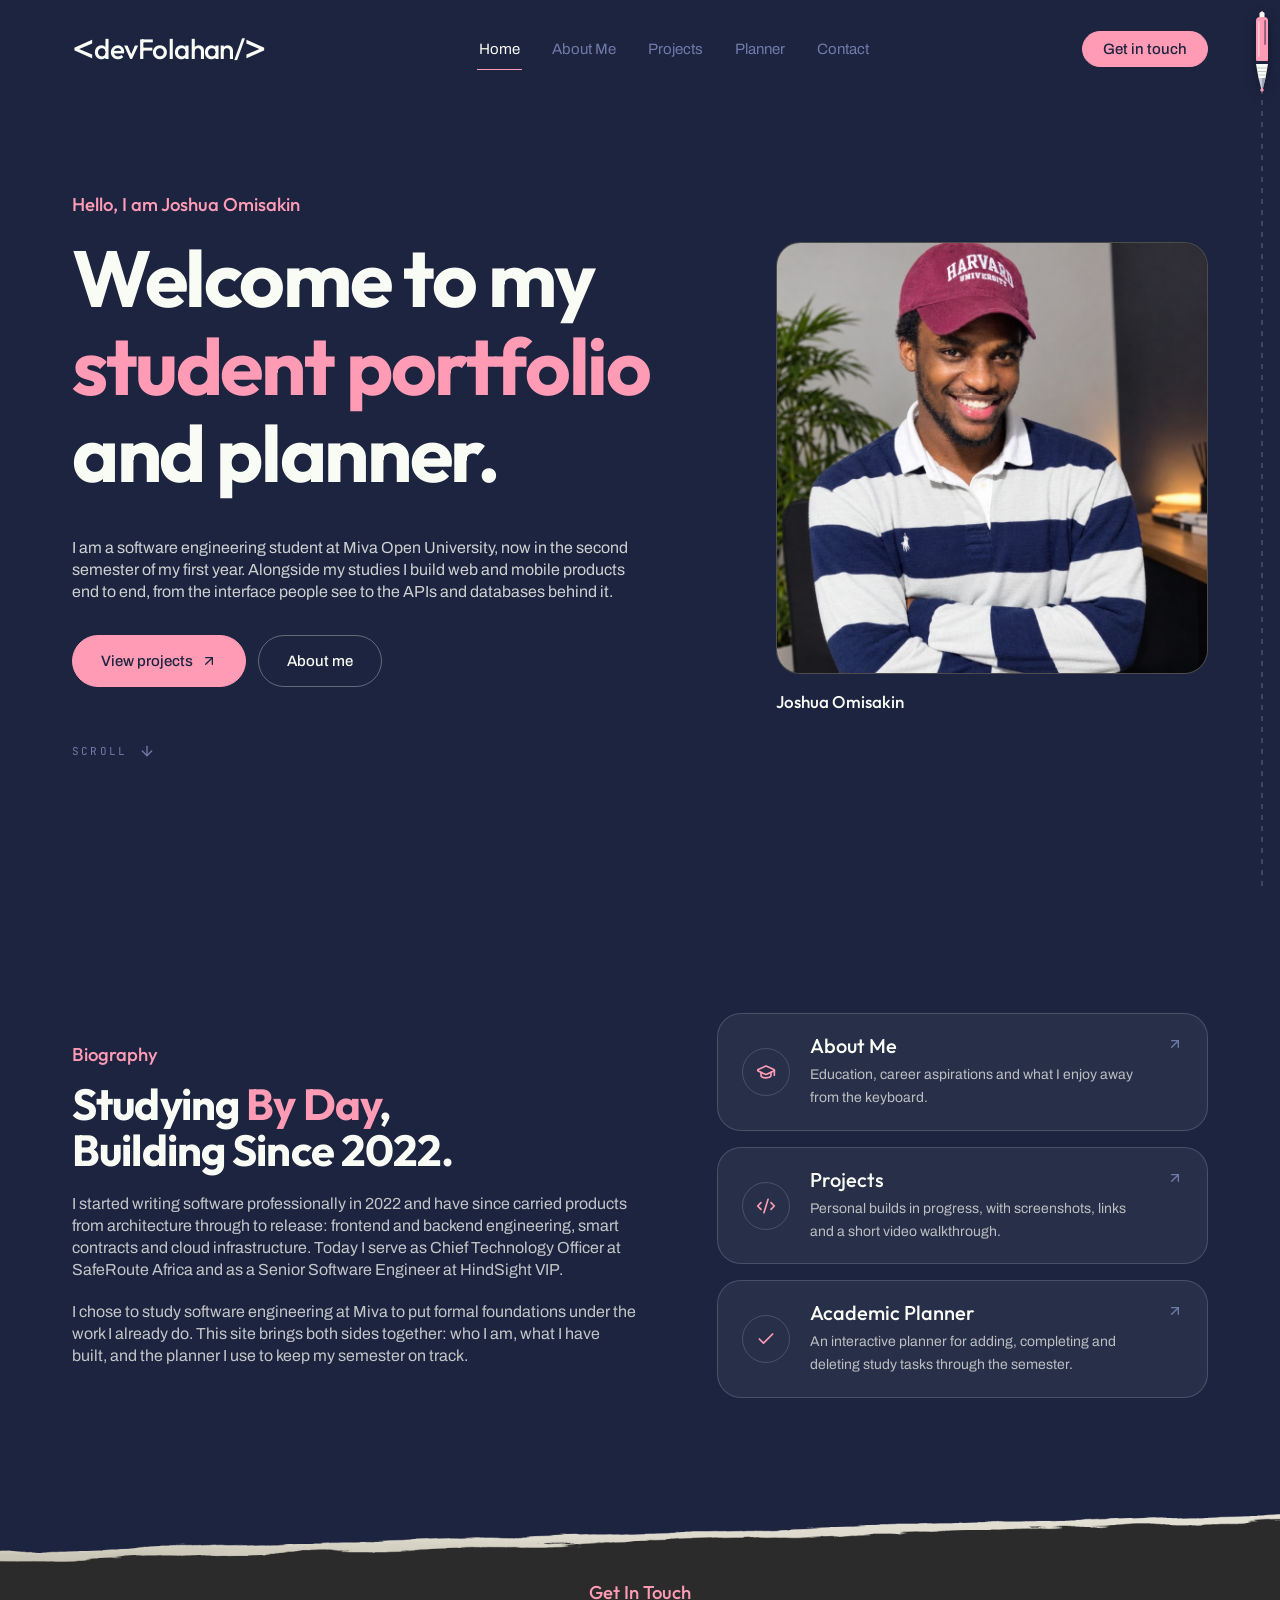
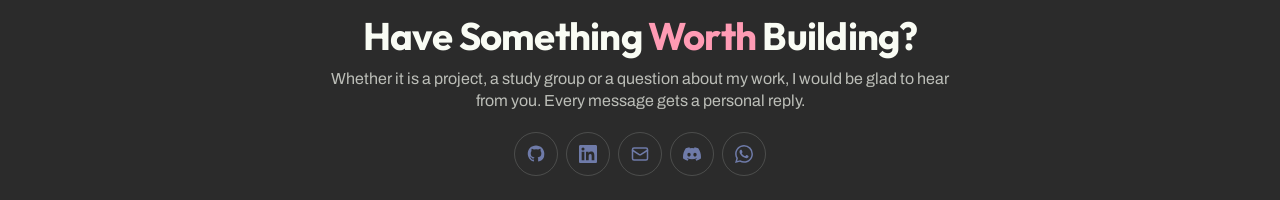
<file: index.html>
<!DOCTYPE html>
<html lang="en">
<head>
  <meta charset="UTF-8">
  <meta name="viewport" content="width=device-width, initial-scale=1">
  <meta name="description" content="Joshua Omisakin, software engineering student at Miva Open University and full stack engineer.">
  <meta name="theme-color" content="#1d2440">
  <title>Joshua Omisakin: Student Portfolio</title>
  <link rel="preconnect" href="https://fonts.googleapis.com">
  <link rel="preconnect" href="https://fonts.gstatic.com" crossorigin>
  <link rel="stylesheet" href="https://fonts.googleapis.com/css2?family=Archivo:wght@400;500;600&amp;family=JetBrains+Mono:wght@400;500&amp;family=Outfit:wght@400;500;700&amp;display=swap">
  <link rel="stylesheet" href="css/style.css">
  <script src="js/main.js" defer></script>
</head>
<body>
  <a class="skip-link" href="#main">Skip to content</a>

  <header class="site-header">
    <div class="gutter">
      <div class="header-bar">
        <a class="logo" href="index.html"><span class="sr-only">devfolahan</span><span aria-hidden="true"><span class="bracket">&lt;</span>devFolahan/<span class="bracket">&gt;</span></span></a>
        <nav class="primary-nav" aria-label="Primary">
          <a href="index.html" aria-current="page">Home</a>
          <a href="about.html">About Me</a>
          <a href="projects.html">Projects</a>
          <a href="planner.html">Planner</a>
          <a href="contact.html">Contact</a>
        </nav>
        <div class="header-actions">
          <a class="pill pill-solid pill-sm header-cta" href="contact.html">Get in touch</a>
          <button class="burger" type="button" aria-label="Open menu" aria-expanded="false" aria-controls="mobile-menu">
            <span class="burger-dots"><span></span><span></span><span></span><span></span></span>
          </button>
        </div>
      </div>
    </div>
  </header>

  <div class="mobile-menu gutter" id="mobile-menu">
    <div class="header-bar">
      <span class="logo"><span class="sr-only">devfolahan</span><span aria-hidden="true"><span class="bracket">&lt;</span>devFolahan/<span class="bracket">&gt;</span></span></span>
      <button class="menu-close" type="button" aria-label="Close menu"><span></span></button>
    </div>
    <nav class="mobile-nav" aria-label="Mobile">
      <a class="type-h3" href="index.html" aria-current="page"><span class="type-label">01</span>Home</a>
      <a class="type-h3" href="about.html"><span class="type-label">02</span>About Me</a>
      <a class="type-h3" href="projects.html"><span class="type-label">03</span>Projects</a>
      <a class="type-h3" href="planner.html"><span class="type-label">04</span>Planner</a>
      <a class="type-h3" href="contact.html"><span class="type-label">05</span>Contact</a>
    </nav>
    <a class="mobile-cta" href="contact.html">Get in touch</a>
  </div>

  <div class="pen" aria-hidden="true">
    <svg class="pen-lines">
      <line class="pen-rule" x1="50%" x2="50%" y1="0" y2="100%"/>
      <line class="pen-ink" x1="50%" x2="50%" y1="0" y2="0" stroke-linecap="round"/>
    </svg>
    <div class="pen-body">
      <svg viewBox="0 0 18 80">
        <rect x="6.5" y="0" width="5" height="6.5" rx="1.5" fill="#f9fcf4"/>
        <rect x="3" y="5" width="12" height="46" rx="4" fill="#ff9bb4"/>
        <rect x="5" y="9" width="1.6" height="36" rx="0.8" fill="#fff" opacity="0.45"/>
        <rect x="11.2" y="8" width="1.8" height="25" rx="0.9" fill="#1d2440" opacity="0.5"/>
        <rect x="3" y="49" width="12" height="3" fill="#1d2440"/>
        <path d="M3 52H15L12.5 66H5.5Z" fill="#f9fcf4"/>
        <path d="M4.2 56H13.8M4.9 59.5H13.1M5.5 63H12.5" stroke="#1d2440" stroke-opacity="0.28" stroke-width="0.9"/>
        <path d="M5.5 66H12.5L9.9 76.5H8.1Z" fill="#c8ccd8"/>
        <path d="M9 66H12.5L9.9 76.5H9Z" fill="#9ea3b3"/>
        <circle cx="9" cy="78" r="1.7" fill="#ff9bb4"/>
      </svg>
    </div>
  </div>

  <button class="back-to-top" type="button" aria-label="Back to the top"><svg class="icon" viewBox="0 0 24 24" aria-hidden="true"><path d="m5 12 7-7 7 7"/><path d="M12 19V5"/></svg></button>

  <main id="main">
    <section class="section screen hero">
      <div class="gutter hero-grid">
        <div>
          <p class="type-eyebrow hero-greeting fade-up" style="--delay: 0.1s">Hello, I am Joshua Omisakin</p>
          <h1 class="type-display hero-headline" data-headlines='[{"top": "Welcome to my", "accent": "student portfolio", "bottom": "and planner."}, {"top": "Software engineer", "accent": "studying the craft", "bottom": "behind it."}, {"top": "I turn ideas into", "accent": "products people", "bottom": "depend on."}]'>
            <span class="sr-only">Welcome to my student portfolio and planner.</span>
            <span aria-hidden="true">
              <span class="headline-line"><span class="headline-text fade-up" style="--delay: 0.2s">Welcome to my</span></span>
              <span class="headline-line"><span class="headline-text text-accent fade-up" style="--delay: 0.28s">student portfolio</span></span>
              <span class="headline-line"><span class="headline-text fade-up" style="--delay: 0.36s">and planner.</span></span>
            </span>
          </h1>
          <div class="hero-foot fade-up" style="--delay: 0.6s">
            <p class="type-body">I am a software engineering student at Miva Open University, now in the second semester of my first year. Alongside my studies I build web and mobile products end to end, from the interface people see to the APIs and databases behind it.</p>
            <div class="hero-actions">
              <a class="pill pill-solid" href="projects.html" data-arrow>View projects</a>
              <a class="pill pill-outline" href="about.html">About me</a>
            </div>
          </div>
          <a class="type-label scroll-cue" href="#biography">Scroll <svg class="icon" viewBox="0 0 24 24" aria-hidden="true"><path d="M12 5v14"/><path d="m19 12-7 7-7-7"/></svg></a>
        </div>
        <figure class="portrait fade-up" style="--delay: 0.45s">
          <div class="portrait-frame">
            <img src="images/joshua-omisakin.jpg" alt="Joshua Omisakin smiling with his arms folded" width="900" height="900">
          </div>
          <figcaption>
            <strong>Joshua Omisakin</strong>
          </figcaption>
        </figure>
      </div>
    </section>

    <section class="section screen screen-last section-pad gutter" id="biography">
      <div class="split">
        <div class="split-text">
          <p class="type-eyebrow reveal">Biography</p>
          <h2 class="type-h2 reveal" style="--delay: 0.06s">Studying <span class="text-accent">By Day</span>, Building Since 2022.</h2>
          <p class="type-body text-soft reveal" style="--delay: 0.12s">I started writing software professionally in 2022 and have since carried products from architecture through to release: frontend and backend engineering, smart contracts and cloud infrastructure. Today I serve as Chief Technology Officer at SafeRoute Africa and as a Senior Software Engineer at HindSight VIP.</p>
          <p class="type-body text-soft reveal" style="--delay: 0.18s">I chose to study software engineering at Miva to put formal foundations under the work I already do. This site brings both sides together: who I am, what I have built, and the planner I use to keep my semester on track.</p>
        </div>
        <ul class="stack">
          <li>
            <div class="reveal" style="--delay: 0.12s">
              <a class="card row-card" href="about.html">
                <span class="icon-badge"><svg class="icon" viewBox="0 0 24 24" aria-hidden="true"><path d="M21.42 10.922a1 1 0 0 0-.019-1.838L12.83 5.18a2 2 0 0 0-1.66 0L2.6 9.08a1 1 0 0 0 0 1.832l8.57 3.908a2 2 0 0 0 1.66 0z"/><path d="M22 10v6"/><path d="M6 12.5V16a6 3 0 0 0 12 0v-3.5"/></svg></span>
                <span class="row-card-body">
                  <span class="row-card-title">About Me</span>
                  <span class="card-text">Education, career aspirations and what I enjoy away from the keyboard.</span>
                </span>
                <svg class="icon card-arrow" viewBox="0 0 24 24" aria-hidden="true"><path d="M7 7h10v10"/><path d="M7 17 17 7"/></svg>
              </a>
            </div>
          </li>
          <li>
            <div class="reveal" style="--delay: 0.18s">
              <a class="card row-card" href="projects.html">
                <span class="icon-badge"><svg class="icon" viewBox="0 0 24 24" aria-hidden="true"><path d="m18 16 4-4-4-4"/><path d="m6 8-4 4 4 4"/><path d="m14.5 4-5 16"/></svg></span>
                <span class="row-card-body">
                  <span class="row-card-title">Projects</span>
                  <span class="card-text">Personal builds in progress, with screenshots, links and a short video walkthrough.</span>
                </span>
                <svg class="icon card-arrow" viewBox="0 0 24 24" aria-hidden="true"><path d="M7 7h10v10"/><path d="M7 17 17 7"/></svg>
              </a>
            </div>
          </li>
          <li>
            <div class="reveal" style="--delay: 0.24s">
              <a class="card row-card" href="planner.html">
                <span class="icon-badge"><svg class="icon" viewBox="0 0 24 24" aria-hidden="true"><path d="M20 6 9 17l-5-5"/></svg></span>
                <span class="row-card-body">
                  <span class="row-card-title">Academic Planner</span>
                  <span class="card-text">An interactive planner for adding, completing and deleting study tasks through the semester.</span>
                </span>
                <svg class="icon card-arrow" viewBox="0 0 24 24" aria-hidden="true"><path d="M7 7h10v10"/><path d="M7 17 17 7"/></svg>
              </a>
            </div>
          </li>
        </ul>
      </div>
    </section>
  </main>

  <footer class="site-footer site-footer-cta">
    <div class="tear-into-alt" aria-hidden="true"></div>
    <div class="footer-inner gutter">
      <div class="footer-cta reveal">
        <p class="type-eyebrow">Get In Touch</p>
        <h2 class="type-h2">Have Something <span class="text-accent">Worth</span> Building?</h2>
        <p class="type-body text-softer">Whether it is a project, a study group or a question about my work, I would be glad to hear from you. Every message gets a personal reply.</p>
        <ul class="socials">
          <li><a href="https://github.com/thefolahan" target="_blank" rel="noreferrer" aria-label="GitHub" title="GitHub"><svg class="brand" viewBox="0 0 24 24" aria-hidden="true"><path d="M12 .5C5.73.5.99 5.24.99 11.51c0 4.87 3.16 9 7.54 10.46.55.1.75-.24.75-.53 0-.26-.01-1.13-.02-2.05-3.07.67-3.72-1.3-3.72-1.3-.5-1.28-1.23-1.62-1.23-1.62-1-.69.08-.67.08-.67 1.11.08 1.69 1.14 1.69 1.14.99 1.69 2.6 1.2 3.23.92.1-.72.39-1.2.7-1.48-2.45-.28-5.03-1.23-5.03-5.46 0-1.21.43-2.19 1.14-2.97-.11-.28-.49-1.41.11-2.94 0 0 .93-.3 3.05 1.13a10.6 10.6 0 0 1 5.55 0c2.12-1.43 3.05-1.13 3.05-1.13.6 1.53.22 2.66.11 2.94.71.78 1.14 1.76 1.14 2.97 0 4.24-2.58 5.17-5.04 5.45.4.34.75 1.02.75 2.06 0 1.49-.01 2.69-.01 3.06 0 .29.2.64.76.53a10.53 10.53 0 0 0 7.53-10.46C23.01 5.24 18.27.5 12 .5Z"/></svg></a></li>
          <li><a href="https://www.linkedin.com/in/joshua-omisakin" target="_blank" rel="noreferrer" aria-label="LinkedIn" title="LinkedIn"><svg class="brand" viewBox="0 0 24 24" aria-hidden="true"><path d="M20.45 20.45h-3.56v-5.57c0-1.33-.03-3.04-1.85-3.04-1.86 0-2.14 1.45-2.14 2.94v5.67H9.35V9h3.41v1.56h.05a3.74 3.74 0 0 1 3.37-1.85c3.6 0 4.27 2.37 4.27 5.46v6.28ZM5.34 7.43a2.07 2.07 0 1 1 0-4.14 2.07 2.07 0 0 1 0 4.14Zm1.78 13.02H3.55V9h3.57v11.45ZM22.22 0H1.77C.79 0 0 .77 0 1.72v20.56C0 23.23.79 24 1.77 24h20.45c.98 0 1.78-.77 1.78-1.72V1.72C24 .77 23.2 0 22.22 0Z"/></svg></a></li>
          <li><a href="mailto:officialjoshua9@gmail.com" aria-label="Email" title="Email"><svg class="icon" viewBox="0 0 24 24" aria-hidden="true"><path d="m22 7-8.991 5.727a2 2 0 0 1-2.009 0L2 7"/><rect x="2" y="4" width="20" height="16" rx="2"/></svg></a></li>
          <li><a href="https://discord.com/users/1138918467416903780" target="_blank" rel="noreferrer" aria-label="Discord" title="Discord: thefolahan"><svg class="brand" viewBox="0 0 24 24" aria-hidden="true"><path d="M20.317 4.369A19.79 19.79 0 0 0 15.432 3a13.9 13.9 0 0 0-.617 1.266 18.35 18.35 0 0 0-5.628 0A13.7 13.7 0 0 0 8.57 3a19.74 19.74 0 0 0-4.886 1.372C.57 9.02-.32 13.555.12 18.025a19.9 19.9 0 0 0 5.993 3.03 14.6 14.6 0 0 0 1.284-2.088 12.9 12.9 0 0 1-2.022-.972c.17-.124.336-.252.496-.384a14.2 14.2 0 0 0 12.258 0c.162.133.328.261.496.384a12.9 12.9 0 0 1-2.026.974 14.4 14.4 0 0 0 1.284 2.088 19.85 19.85 0 0 0 5.996-3.03c.515-5.184-.879-9.678-3.562-13.658ZM8.02 15.278c-1.182 0-2.157-1.085-2.157-2.419 0-1.333.955-2.427 2.157-2.427 1.21 0 2.176 1.094 2.156 2.427 0 1.334-.955 2.419-2.156 2.419Zm7.975 0c-1.183 0-2.157-1.085-2.157-2.419 0-1.333.955-2.427 2.157-2.427 1.21 0 2.176 1.094 2.156 2.427 0 1.334-.946 2.419-2.156 2.419Z"/></svg></a></li>
          <li><a href="https://wa.me/2347071377823" target="_blank" rel="noreferrer" aria-label="WhatsApp" title="WhatsApp: +234 707 137 7823"><svg class="brand" viewBox="0 0 24 24" aria-hidden="true"><path d="M17.472 14.382c-.297-.149-1.758-.867-2.03-.967-.273-.099-.471-.148-.67.15-.197.297-.767.966-.94 1.164-.173.199-.347.223-.644.075-.297-.15-1.255-.463-2.39-1.475-.883-.788-1.48-1.761-1.653-2.059-.173-.297-.018-.458.13-.606.134-.133.298-.347.446-.52.149-.174.198-.298.298-.497.099-.198.05-.371-.025-.52-.075-.149-.669-1.612-.916-2.207-.242-.579-.487-.5-.669-.51l-.57-.01c-.198 0-.52.074-.792.372-.272.297-1.04 1.016-1.04 2.479 0 1.462 1.065 2.875 1.213 3.074.149.198 2.096 3.2 5.077 4.487.709.306 1.262.489 1.694.625.712.227 1.36.195 1.872.118.571-.085 1.758-.719 2.006-1.413.247-.694.247-1.289.173-1.413-.074-.124-.272-.198-.57-.347ZM12.05 21.785h-.004a9.87 9.87 0 0 1-5.031-1.378l-.361-.214-3.741.982.998-3.648-.235-.374a9.86 9.86 0 0 1-1.51-5.26c.001-5.45 4.436-9.884 9.889-9.884a9.82 9.82 0 0 1 6.99 2.898 9.82 9.82 0 0 1 2.892 6.994c-.003 5.45-4.437 9.884-9.887 9.884Zm8.413-18.297A11.82 11.82 0 0 0 12.05 0C5.495 0 .16 5.335.157 11.892c0 2.096.547 4.142 1.588 5.945L.057 24l6.305-1.654a11.88 11.88 0 0 0 5.683 1.448h.005c6.554 0 11.89-5.335 11.893-11.893A11.82 11.82 0 0 0 20.463 3.488Z"/></svg></a></li>
        </ul>
      </div>
    </div>
  </footer>
</body>
</html>
</file>
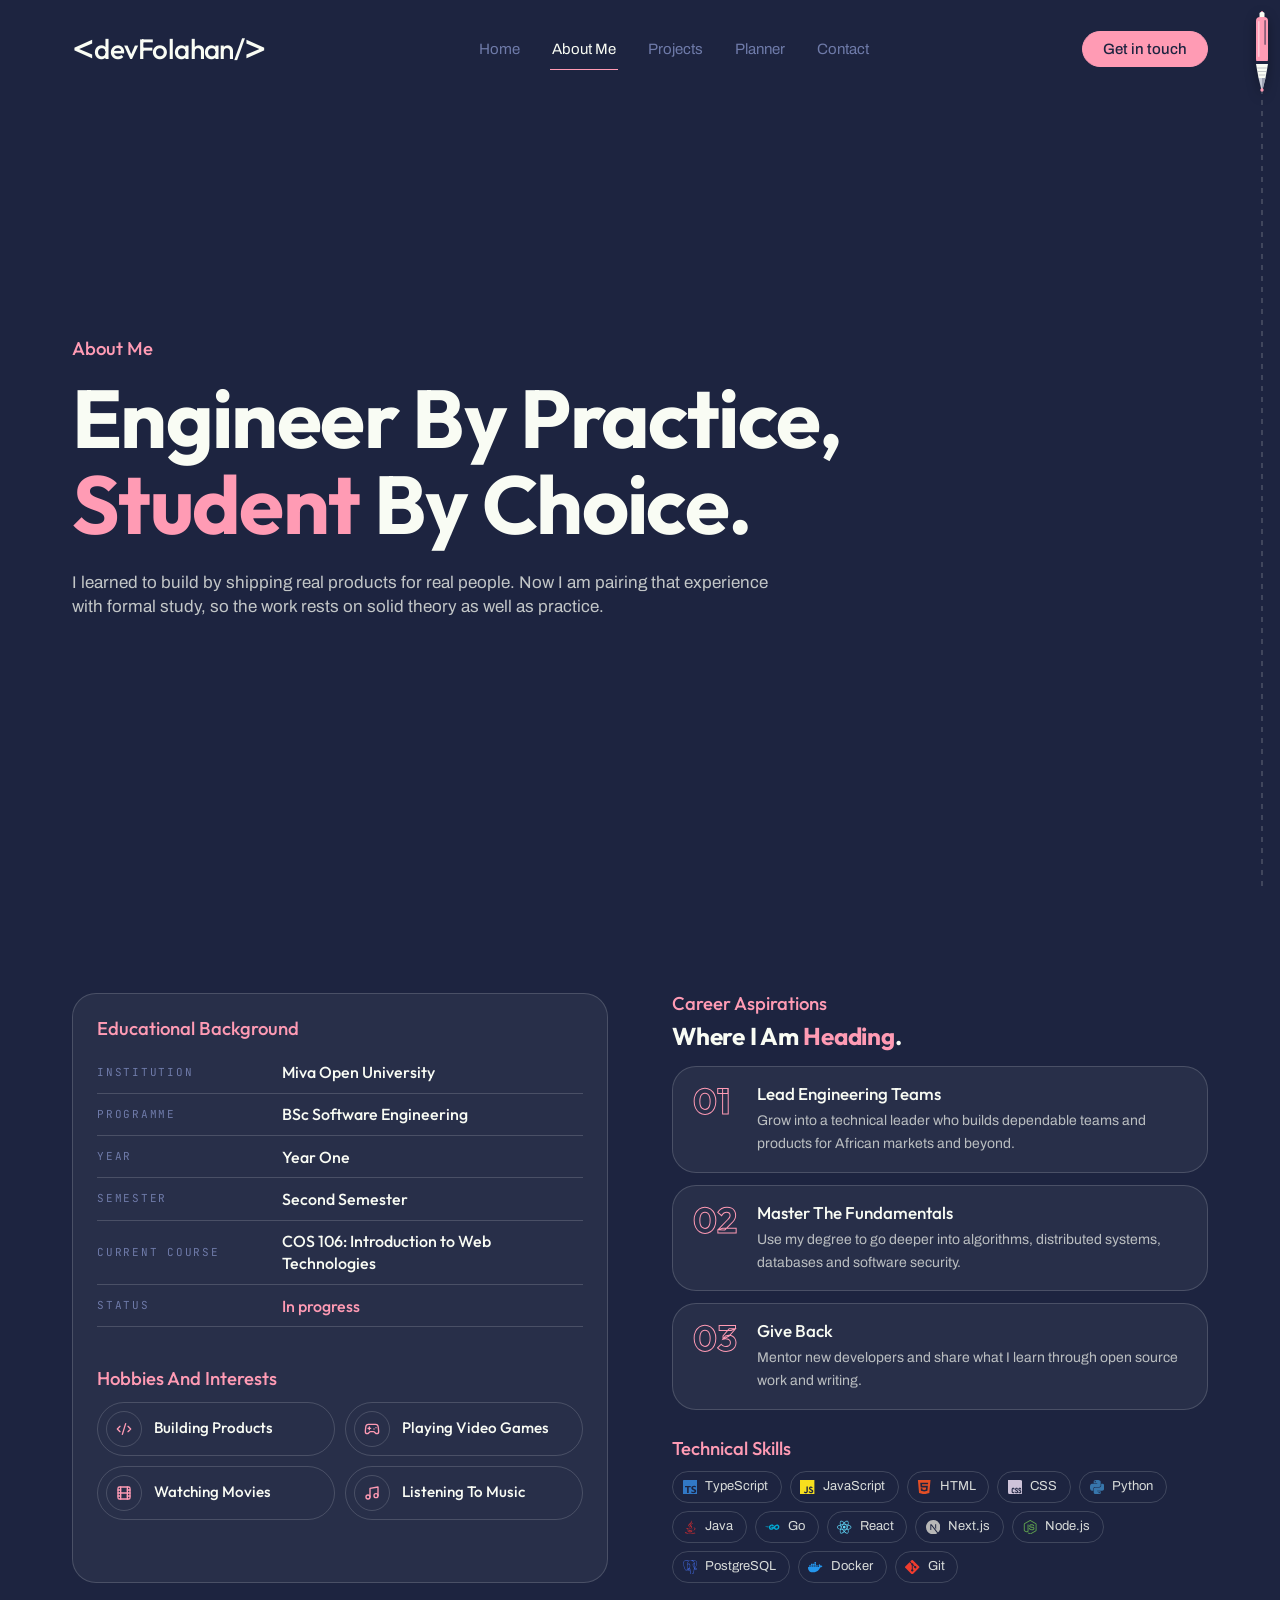
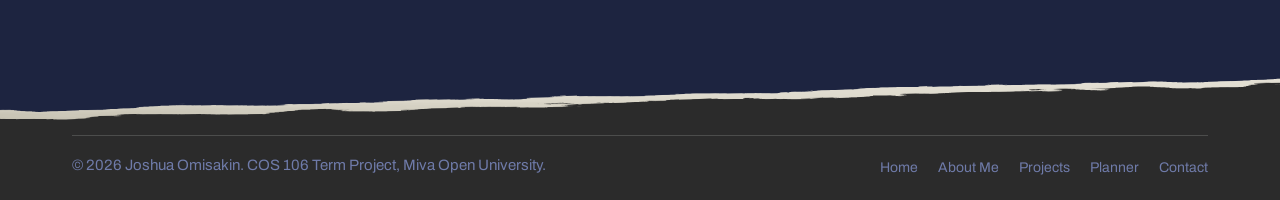
<file: about.html>
<!DOCTYPE html>
<html lang="en">
<head>
  <meta charset="UTF-8">
  <meta name="viewport" content="width=device-width, initial-scale=1">
  <meta name="description" content="Education, career aspirations, technical skills and hobbies of Joshua Omisakin.">
  <meta name="theme-color" content="#1d2440">
  <title>About Me: Joshua Omisakin</title>
  <link rel="preconnect" href="https://fonts.googleapis.com">
  <link rel="preconnect" href="https://fonts.gstatic.com" crossorigin>
  <link rel="stylesheet" href="https://fonts.googleapis.com/css2?family=Archivo:wght@400;500;600&amp;family=JetBrains+Mono:wght@400;500&amp;family=Outfit:wght@400;500;700&amp;display=swap">
  <link rel="stylesheet" href="css/style.css">
  <script src="js/main.js" defer></script>
</head>
<body>
  <a class="skip-link" href="#main">Skip to content</a>

  <header class="site-header">
    <div class="gutter">
      <div class="header-bar">
        <a class="logo" href="index.html"><span class="sr-only">devfolahan</span><span aria-hidden="true"><span class="bracket">&lt;</span>devFolahan/<span class="bracket">&gt;</span></span></a>
        <nav class="primary-nav" aria-label="Primary">
          <a href="index.html">Home</a>
          <a href="about.html" aria-current="page">About Me</a>
          <a href="projects.html">Projects</a>
          <a href="planner.html">Planner</a>
          <a href="contact.html">Contact</a>
        </nav>
        <div class="header-actions">
          <a class="pill pill-solid pill-sm header-cta" href="contact.html">Get in touch</a>
          <button class="burger" type="button" aria-label="Open menu" aria-expanded="false" aria-controls="mobile-menu">
            <span class="burger-dots"><span></span><span></span><span></span><span></span></span>
          </button>
        </div>
      </div>
    </div>
  </header>

  <div class="mobile-menu gutter" id="mobile-menu">
    <div class="header-bar">
      <span class="logo"><span class="sr-only">devfolahan</span><span aria-hidden="true"><span class="bracket">&lt;</span>devFolahan/<span class="bracket">&gt;</span></span></span>
      <button class="menu-close" type="button" aria-label="Close menu"><span></span></button>
    </div>
    <nav class="mobile-nav" aria-label="Mobile">
      <a class="type-h3" href="index.html"><span class="type-label">01</span>Home</a>
      <a class="type-h3" href="about.html" aria-current="page"><span class="type-label">02</span>About Me</a>
      <a class="type-h3" href="projects.html"><span class="type-label">03</span>Projects</a>
      <a class="type-h3" href="planner.html"><span class="type-label">04</span>Planner</a>
      <a class="type-h3" href="contact.html"><span class="type-label">05</span>Contact</a>
    </nav>
    <a class="mobile-cta" href="contact.html">Get in touch</a>
  </div>

  <div class="pen" aria-hidden="true">
    <svg class="pen-lines">
      <line class="pen-rule" x1="50%" x2="50%" y1="0" y2="100%"/>
      <line class="pen-ink" x1="50%" x2="50%" y1="0" y2="0" stroke-linecap="round"/>
    </svg>
    <div class="pen-body">
      <svg viewBox="0 0 18 80">
        <rect x="6.5" y="0" width="5" height="6.5" rx="1.5" fill="#f9fcf4"/>
        <rect x="3" y="5" width="12" height="46" rx="4" fill="#ff9bb4"/>
        <rect x="5" y="9" width="1.6" height="36" rx="0.8" fill="#fff" opacity="0.45"/>
        <rect x="11.2" y="8" width="1.8" height="25" rx="0.9" fill="#1d2440" opacity="0.5"/>
        <rect x="3" y="49" width="12" height="3" fill="#1d2440"/>
        <path d="M3 52H15L12.5 66H5.5Z" fill="#f9fcf4"/>
        <path d="M4.2 56H13.8M4.9 59.5H13.1M5.5 63H12.5" stroke="#1d2440" stroke-opacity="0.28" stroke-width="0.9"/>
        <path d="M5.5 66H12.5L9.9 76.5H8.1Z" fill="#c8ccd8"/>
        <path d="M9 66H12.5L9.9 76.5H9Z" fill="#9ea3b3"/>
        <circle cx="9" cy="78" r="1.7" fill="#ff9bb4"/>
      </svg>
    </div>
  </div>

  <button class="back-to-top" type="button" aria-label="Back to the top"><svg class="icon" viewBox="0 0 24 24" aria-hidden="true"><path d="m5 12 7-7 7 7"/><path d="M12 19V5"/></svg></button>

  <main id="main">
    <section class="section screen page-hero gutter">
      <p class="type-eyebrow fade-up" style="--delay: 0.1s">About Me</p>
      <h1 class="type-h2 fade-up" style="--delay: 0.2s">Engineer By Practice, <span class="text-accent">Student</span> By Choice.</h1>
      <p class="type-body text-soft fade-up" style="--delay: 0.35s">I learned to build by shipping real products for real people. Now I am pairing that experience with formal study, so the work rests on solid theory as well as practice.</p>
    </section>

    <section class="section screen screen-last section-pad gutter" id="background">
      <div class="about-grid">
        <div class="about-box reveal">
          <p class="type-eyebrow">Educational Background</p>
          <table class="info-table">
            <caption class="sr-only">Current studies</caption>
            <tbody>
              <tr><th scope="row">Institution</th><td>Miva Open University</td></tr>
              <tr><th scope="row">Programme</th><td>BSc Software Engineering</td></tr>
              <tr><th scope="row">Year</th><td>Year One</td></tr>
              <tr><th scope="row">Semester</th><td>Second Semester</td></tr>
              <tr><th scope="row">Current course</th><td>COS 106: Introduction to Web Technologies</td></tr>
              <tr><th scope="row">Status</th><td><span class="text-accent">In progress</span></td></tr>
            </tbody>
          </table>
          <div class="box-divider"></div>
          <p class="type-eyebrow">Hobbies And Interests</p>
          <ul class="hobby-list">
                <li><span class="icon-badge"><svg class="icon" viewBox="0 0 24 24" aria-hidden="true"><path d="m18 16 4-4-4-4"/><path d="m6 8-4 4 4 4"/><path d="m14.5 4-5 16"/></svg></span>Building Products</li>
                <li><span class="icon-badge"><svg class="icon" viewBox="0 0 24 24" aria-hidden="true"><line x1="6" x2="10" y1="11" y2="11"/><line x1="8" x2="8" y1="9" y2="13"/><line x1="15" x2="15.01" y1="12" y2="12"/><line x1="18" x2="18.01" y1="10" y2="10"/><path d="M17.32 5H6.68a4 4 0 0 0-3.978 3.59c-.006.052-.01.101-.017.152C2.604 9.416 2 14.456 2 16a3 3 0 0 0 3 3c1 0 1.5-.5 2-1l1.414-1.414A2 2 0 0 1 9.828 16h4.344a2 2 0 0 1 1.414.586L17 18c.5.5 1 1 2 1a3 3 0 0 0 3-3c0-1.545-.604-6.584-.685-7.258-.007-.05-.011-.1-.017-.151A4 4 0 0 0 17.32 5z"/></svg></span>Playing Video Games</li>
                <li><span class="icon-badge"><svg class="icon" viewBox="0 0 24 24" aria-hidden="true"><rect width="18" height="18" x="3" y="3" rx="2"/><path d="M7 3v18"/><path d="M3 7.5h4"/><path d="M3 12h18"/><path d="M3 16.5h4"/><path d="M17 3v18"/><path d="M17 7.5h4"/><path d="M17 16.5h4"/></svg></span>Watching Movies</li>
                <li><span class="icon-badge"><svg class="icon" viewBox="0 0 24 24" aria-hidden="true"><path d="M9 18V5l12-2v13"/><circle cx="6" cy="18" r="3"/><circle cx="18" cy="16" r="3"/></svg></span>Listening To Music</li>
          </ul>
        </div>
        <div class="about-side">
          <div>
            <p class="type-eyebrow reveal">Career Aspirations</p>
            <h3 class="type-h3 about-title reveal" style="--delay: 0.06s">Where I Am <span class="text-accent">Heading</span>.</h3>
            <ol class="aspiration-cards">
            <li>
              <article class="card aspiration-card reveal" style="--delay: 0.10s">
                <span class="aspiration-number">01</span>
                <div>
                  <h4 class="aspiration-title">Lead Engineering Teams</h4>
                  <p class="card-text">Grow into a technical leader who builds dependable teams and products for African markets and beyond.</p>
                </div>
              </article>
            </li>
            <li>
              <article class="card aspiration-card reveal" style="--delay: 0.16s">
                <span class="aspiration-number">02</span>
                <div>
                  <h4 class="aspiration-title">Master The Fundamentals</h4>
                  <p class="card-text">Use my degree to go deeper into algorithms, distributed systems, databases and software security.</p>
                </div>
              </article>
            </li>
            <li>
              <article class="card aspiration-card reveal" style="--delay: 0.22s">
                <span class="aspiration-number">03</span>
                <div>
                  <h4 class="aspiration-title">Give Back</h4>
                  <p class="card-text">Mentor new developers and share what I learn through open source work and writing.</p>
                </div>
              </article>
            </li>
            </ol>
          </div>
          <div class="reveal" style="--delay: 0.3s">
            <p class="type-eyebrow">Technical Skills</p>
            <ul class="skill-chips" aria-label="Technical skills">
            <li><svg viewBox="0 0 24 24" aria-hidden="true" style="color: #3178C6"><path d="M1.125 0C.502 0 0 .502 0 1.125v21.75C0 23.498.502 24 1.125 24h21.75c.623 0 1.125-.502 1.125-1.125V1.125C24 .502 23.498 0 22.875 0zm17.363 9.75c.612 0 1.154.037 1.627.111a6.38 6.38 0 0 1 1.306.34v2.458a3.95 3.95 0 0 0-.643-.361 5.093 5.093 0 0 0-.717-.26 5.453 5.453 0 0 0-1.426-.2c-.3 0-.573.028-.819.086a2.1 2.1 0 0 0-.623.242c-.17.104-.3.229-.393.374a.888.888 0 0 0-.14.49c0 .196.053.373.156.529.104.156.252.304.443.444s.423.276.696.41c.273.135.582.274.926.416.47.197.892.407 1.266.628.374.222.695.473.963.753.268.279.472.598.614.957.142.359.214.776.214 1.253 0 .657-.125 1.21-.373 1.656a3.033 3.033 0 0 1-1.012 1.085 4.38 4.38 0 0 1-1.487.596c-.566.12-1.163.18-1.79.18a9.916 9.916 0 0 1-1.84-.164 5.544 5.544 0 0 1-1.512-.493v-2.63a5.033 5.033 0 0 0 3.237 1.2c.333 0 .624-.03.872-.09.249-.06.456-.144.623-.25.166-.108.29-.234.373-.38a1.023 1.023 0 0 0-.074-1.089 2.12 2.12 0 0 0-.537-.5 5.597 5.597 0 0 0-.807-.444 27.72 27.72 0 0 0-1.007-.436c-.918-.383-1.602-.852-2.053-1.405-.45-.553-.676-1.222-.676-2.005 0-.614.123-1.141.369-1.582.246-.441.58-.804 1.004-1.089a4.494 4.494 0 0 1 1.47-.629 7.536 7.536 0 0 1 1.77-.201zm-15.113.188h9.563v2.166H9.506v9.646H6.789v-9.646H3.375z"/></svg>TypeScript</li>
            <li><svg viewBox="0 0 24 24" aria-hidden="true" style="color: #F7DF1E"><path d="M0 0h24v24H0V0zm22.034 18.276c-.175-1.095-.888-2.015-3.003-2.873-.736-.345-1.554-.585-1.797-1.14-.091-.33-.105-.51-.046-.705.15-.646.915-.84 1.515-.66.39.12.75.42.976.9 1.034-.676 1.034-.676 1.755-1.125-.27-.42-.404-.601-.586-.78-.63-.705-1.469-1.065-2.834-1.034l-.705.089c-.676.165-1.32.525-1.71 1.005-1.14 1.291-.811 3.541.569 4.471 1.365 1.02 3.361 1.244 3.616 2.205.24 1.17-.87 1.545-1.966 1.41-.811-.18-1.26-.586-1.755-1.336l-1.83 1.051c.21.48.45.689.81 1.109 1.74 1.756 6.09 1.666 6.871-1.004.029-.09.24-.705.074-1.65l.046.067zm-8.983-7.245h-2.248c0 1.938-.009 3.864-.009 5.805 0 1.232.063 2.363-.138 2.711-.33.689-1.18.601-1.566.48-.396-.196-.597-.466-.83-.855-.063-.105-.11-.196-.127-.196l-1.825 1.125c.305.63.75 1.172 1.324 1.517.855.51 2.004.675 3.207.405.783-.226 1.458-.691 1.811-1.411.51-.93.402-2.07.397-3.346.012-2.054 0-4.109 0-6.179l.004-.056z"/></svg>JavaScript</li>
            <li><svg viewBox="0 0 24 24" aria-hidden="true" style="color: #E34F26"><path d="M1.5 0h21l-1.91 21.563L11.977 24l-8.564-2.438L1.5 0zm7.031 9.75l-.232-2.718 10.059.003.23-2.622L5.412 4.41l.698 8.01h9.126l-.326 3.426-2.91.804-2.955-.81-.188-2.11H6.248l.33 4.171L12 19.351l5.379-1.443.744-8.157H8.531z"/></svg>HTML</li>
            <li><svg viewBox="0 0 24 24" aria-hidden="true" style="color: rgb(206, 195, 217)"><path d="M0 0v20.16A3.84 3.84 0 0 0 3.84 24h16.32A3.84 3.84 0 0 0 24 20.16V3.84A3.84 3.84 0 0 0 20.16 0Zm14.256 13.08c1.56 0 2.28 1.08 2.304 2.64h-1.608c.024-.288-.048-.6-.144-.84-.096-.192-.288-.264-.552-.264-.456 0-.696.264-.696.84-.024.576.288.888.768 1.08.72.288 1.608.744 1.92 1.296q.432.648.432 1.656c0 1.608-.912 2.592-2.496 2.592-1.656 0-2.4-1.032-2.424-2.688h1.68c0 .792.264 1.176.792 1.176.264 0 .456-.072.552-.24.192-.312.24-1.176-.048-1.512-.312-.408-.912-.6-1.32-.816q-.828-.396-1.224-.936c-.24-.36-.36-.888-.36-1.536 0-1.44.936-2.472 2.424-2.448m5.4 0c1.584 0 2.304 1.08 2.328 2.64h-1.608c0-.288-.048-.6-.168-.84-.096-.192-.264-.264-.528-.264-.48 0-.72.264-.72.84s.288.888.792 1.08c.696.288 1.608.744 1.92 1.296.264.432.408.984.408 1.656.024 1.608-.888 2.592-2.472 2.592-1.68 0-2.424-1.056-2.448-2.688h1.68c0 .744.264 1.176.792 1.176.264 0 .456-.072.552-.24.216-.312.264-1.176-.048-1.512-.288-.408-.888-.6-1.32-.816-.552-.264-.96-.576-1.2-.936s-.36-.888-.36-1.536c-.024-1.44.912-2.472 2.4-2.448m-11.031.018c.711-.006 1.419.198 1.839.63.432.432.672 1.128.648 1.992H9.336c.024-.456-.096-.792-.432-.96-.312-.144-.768-.048-.888.24-.12.264-.192.576-.168.864v3.504c0 .744.264 1.128.768 1.128a.65.65 0 0 0 .552-.264c.168-.24.192-.552.168-.84h1.776c.096 1.632-.984 2.712-2.568 2.688-1.536 0-2.496-.864-2.472-2.472v-4.032c0-.816.24-1.44.696-1.848.432-.408 1.146-.624 1.857-.63"/></svg>CSS</li>
            <li><svg viewBox="0 0 24 24" aria-hidden="true" style="color: #3776AB"><path d="M14.25.18l.9.2.73.26.59.3.45.32.34.34.25.34.16.33.1.3.04.26.02.2-.01.13V8.5l-.05.63-.13.55-.21.46-.26.38-.3.31-.33.25-.35.19-.35.14-.33.1-.3.07-.26.04-.21.02H8.77l-.69.05-.59.14-.5.22-.41.27-.33.32-.27.35-.2.36-.15.37-.1.35-.07.32-.04.27-.02.21v3.06H3.17l-.21-.03-.28-.07-.32-.12-.35-.18-.36-.26-.36-.36-.35-.46-.32-.59-.28-.73-.21-.88-.14-1.05-.05-1.23.06-1.22.16-1.04.24-.87.32-.71.36-.57.4-.44.42-.33.42-.24.4-.16.36-.1.32-.05.24-.01h.16l.06.01h8.16v-.83H6.18l-.01-2.75-.02-.37.05-.34.11-.31.17-.28.25-.26.31-.23.38-.2.44-.18.51-.15.58-.12.64-.1.71-.06.77-.04.84-.02 1.27.05zm-6.3 1.98l-.23.33-.08.41.08.41.23.34.33.22.41.09.41-.09.33-.22.23-.34.08-.41-.08-.41-.23-.33-.33-.22-.41-.09-.41.09zm13.09 3.95l.28.06.32.12.35.18.36.27.36.35.35.47.32.59.28.73.21.88.14 1.04.05 1.23-.06 1.23-.16 1.04-.24.86-.32.71-.36.57-.4.45-.42.33-.42.24-.4.16-.36.09-.32.05-.24.02-.16-.01h-8.22v.82h5.84l.01 2.76.02.36-.05.34-.11.31-.17.29-.25.25-.31.24-.38.2-.44.17-.51.15-.58.13-.64.09-.71.07-.77.04-.84.01-1.27-.04-1.07-.14-.9-.2-.73-.25-.59-.3-.45-.33-.34-.34-.25-.34-.16-.33-.1-.3-.04-.25-.02-.2.01-.13v-5.34l.05-.64.13-.54.21-.46.26-.38.3-.32.33-.24.35-.2.35-.14.33-.1.3-.06.26-.04.21-.02.13-.01h5.84l.69-.05.59-.14.5-.21.41-.28.33-.32.27-.35.2-.36.15-.36.1-.35.07-.32.04-.28.02-.21V6.07h2.09l.14.01zm-6.47 14.25l-.23.33-.08.41.08.41.23.33.33.23.41.08.41-.08.33-.23.23-.33.08-.41-.08-.41-.23-.33-.33-.23-.41-.08-.41.08z"/></svg>Python</li>
            <li><svg viewBox="0 0 128 128" aria-hidden="true" style="color: #ea2d2e"><path d="M47.617 98.12c-19.192 5.362 11.677 16.439 36.115 5.969-4.003-1.556-6.874-3.351-6.874-3.351-10.897 2.06-15.952 2.222-25.844 1.092-8.164-.935-3.397-3.71-3.397-3.71zm33.189-10.46c-14.444 2.779-22.787 2.69-33.354 1.6-8.171-.845-2.822-4.805-2.822-4.805-21.137 7.016 11.767 14.977 41.309 6.336-3.14-1.106-5.133-3.131-5.133-3.131zm11.319-60.575c.001 0-42.731 10.669-22.323 34.187 6.024 6.935-1.58 13.17-1.58 13.17s15.289-7.891 8.269-17.777c-6.559-9.215-11.587-13.793 15.634-29.58zm9.998 81.144s3.529 2.91-3.888 5.159c-14.102 4.272-58.706 5.56-71.095.171-4.45-1.938 3.899-4.625 6.526-5.192 2.739-.593 4.303-.485 4.303-.485-4.952-3.487-32.013 6.85-13.742 9.815 49.821 8.076 90.817-3.637 77.896-9.468zM85 77.896c2.395-1.634 5.703-3.053 5.703-3.053s-9.424 1.685-18.813 2.474c-11.494.964-23.823 1.154-30.012.326-14.652-1.959 8.033-7.348 8.033-7.348s-8.812-.596-19.644 4.644C17.455 81.134 61.958 83.958 85 77.896zm5.609 15.145c-.108.29-.468.616-.468.616 31.273-8.221 19.775-28.979 4.822-23.725-1.312.464-2 1.543-2 1.543s.829-.334 2.678-.72c7.559-1.575 18.389 10.119-5.032 22.286zM64.181 70.069c-4.614-10.429-20.26-19.553.007-35.559C89.459 14.563 76.492 1.587 76.492 1.587c5.23 20.608-18.451 26.833-26.999 39.667-5.821 8.745 2.857 18.142 14.688 28.815zm27.274 51.748c-19.187 3.612-42.854 3.191-56.887.874 0 0 2.874 2.38 17.646 3.331 22.476 1.437 57-.8 57.816-11.436.001 0-1.57 4.032-18.575 7.231z"/></svg>Java</li>
            <li><svg viewBox="0 0 24 24" aria-hidden="true" style="color: #00ADD8"><path d="M1.811 10.231c-.047 0-.058-.023-.035-.059l.246-.315c.023-.035.081-.058.128-.058h4.172c.046 0 .058.035.035.07l-.199.303c-.023.036-.082.07-.117.07zM.047 11.306c-.047 0-.059-.023-.035-.058l.245-.316c.023-.035.082-.058.129-.058h5.328c.047 0 .07.035.058.07l-.093.28c-.012.047-.058.07-.105.07zm2.828 1.075c-.047 0-.059-.035-.035-.07l.163-.292c.023-.035.07-.07.117-.07h2.337c.047 0 .07.035.07.082l-.023.28c0 .047-.047.082-.082.082zm12.129-2.36c-.736.187-1.239.327-1.963.514-.176.046-.187.058-.34-.117-.174-.199-.303-.327-.548-.444-.737-.362-1.45-.257-2.115.175-.795.514-1.204 1.274-1.192 2.22.011.935.654 1.706 1.577 1.835.795.105 1.46-.175 1.987-.77.105-.13.198-.27.315-.434H10.47c-.245 0-.304-.152-.222-.35.152-.362.432-.97.596-1.274a.315.315 0 01.292-.187h4.253c-.023.316-.023.631-.07.947a4.983 4.983 0 01-.958 2.29c-.841 1.11-1.94 1.8-3.33 1.986-1.145.152-2.209-.07-3.143-.77-.865-.655-1.356-1.52-1.484-2.595-.152-1.274.222-2.419.993-3.424.83-1.086 1.928-1.776 3.272-2.02 1.098-.2 2.15-.07 3.096.571.62.41 1.063.97 1.356 1.648.07.105.023.164-.117.2m3.868 6.461c-1.064-.024-2.034-.328-2.852-1.029a3.665 3.665 0 01-1.262-2.255c-.21-1.32.152-2.489.947-3.529.853-1.122 1.881-1.706 3.272-1.95 1.192-.21 2.314-.095 3.33.595.923.63 1.496 1.484 1.648 2.605.198 1.578-.257 2.863-1.344 3.962-.771.783-1.718 1.273-2.805 1.495-.315.06-.63.07-.934.106zm2.78-4.72c-.011-.153-.011-.27-.034-.387-.21-1.157-1.274-1.81-2.384-1.554-1.087.245-1.788.935-2.045 2.033-.21.912.234 1.835 1.075 2.21.643.28 1.285.244 1.905-.07.923-.48 1.425-1.228 1.484-2.233z"/></svg>Go</li>
            <li><svg viewBox="0 0 24 24" aria-hidden="true" style="color: #61DAFB"><path d="M14.23 12.004a2.236 2.236 0 0 1-2.235 2.236 2.236 2.236 0 0 1-2.236-2.236 2.236 2.236 0 0 1 2.235-2.236 2.236 2.236 0 0 1 2.236 2.236zm2.648-10.69c-1.346 0-3.107.96-4.888 2.622-1.78-1.653-3.542-2.602-4.887-2.602-.41 0-.783.093-1.106.278-1.375.793-1.683 3.264-.973 6.365C1.98 8.917 0 10.42 0 12.004c0 1.59 1.99 3.097 5.043 4.03-.704 3.113-.39 5.588.988 6.38.32.187.69.275 1.102.275 1.345 0 3.107-.96 4.888-2.624 1.78 1.654 3.542 2.603 4.887 2.603.41 0 .783-.09 1.106-.275 1.374-.792 1.683-3.263.973-6.365C22.02 15.096 24 13.59 24 12.004c0-1.59-1.99-3.097-5.043-4.032.704-3.11.39-5.587-.988-6.38-.318-.184-.688-.277-1.092-.278zm-.005 1.09v.006c.225 0 .406.044.558.127.666.382.955 1.835.73 3.704-.054.46-.142.945-.25 1.44-.96-.236-2.006-.417-3.107-.534-.66-.905-1.345-1.727-2.035-2.447 1.592-1.48 3.087-2.292 4.105-2.295zm-9.77.02c1.012 0 2.514.808 4.11 2.28-.686.72-1.37 1.537-2.02 2.442-1.107.117-2.154.298-3.113.538-.112-.49-.195-.964-.254-1.42-.23-1.868.054-3.32.714-3.707.19-.09.4-.127.563-.132zm4.882 3.05c.455.468.91.992 1.36 1.564-.44-.02-.89-.034-1.345-.034-.46 0-.915.01-1.36.034.44-.572.895-1.096 1.345-1.565zM12 8.1c.74 0 1.477.034 2.202.093.406.582.802 1.203 1.183 1.86.372.64.71 1.29 1.018 1.946-.308.655-.646 1.31-1.013 1.95-.38.66-.773 1.288-1.18 1.87-.728.063-1.466.098-2.21.098-.74 0-1.477-.035-2.202-.093-.406-.582-.802-1.204-1.183-1.86-.372-.64-.71-1.29-1.018-1.946.303-.657.646-1.313 1.013-1.954.38-.66.773-1.286 1.18-1.868.728-.064 1.466-.098 2.21-.098zm-3.635.254c-.24.377-.48.763-.704 1.16-.225.39-.435.782-.635 1.174-.265-.656-.49-1.31-.676-1.947.64-.15 1.315-.283 2.015-.386zm7.26 0c.695.103 1.365.23 2.006.387-.18.632-.405 1.282-.66 1.933-.2-.39-.41-.783-.64-1.174-.225-.392-.465-.774-.705-1.146zm3.063.675c.484.15.944.317 1.375.498 1.732.74 2.852 1.708 2.852 2.476-.005.768-1.125 1.74-2.857 2.475-.42.18-.88.342-1.355.493-.28-.958-.646-1.956-1.1-2.98.45-1.017.81-2.01 1.085-2.964zm-13.395.004c.278.96.645 1.957 1.1 2.98-.45 1.017-.812 2.01-1.086 2.964-.484-.15-.944-.318-1.37-.5-1.732-.737-2.852-1.706-2.852-2.474 0-.768 1.12-1.742 2.852-2.476.42-.18.88-.342 1.356-.494zm11.678 4.28c.265.657.49 1.312.676 1.948-.64.157-1.316.29-2.016.39.24-.375.48-.762.705-1.158.225-.39.435-.788.636-1.18zm-9.945.02c.2.392.41.783.64 1.175.23.39.465.772.705 1.143-.695-.102-1.365-.23-2.006-.386.18-.63.406-1.282.66-1.933zM17.92 16.32c.112.493.2.968.254 1.423.23 1.868-.054 3.32-.714 3.708-.147.09-.338.128-.563.128-1.012 0-2.514-.807-4.11-2.28.686-.72 1.37-1.536 2.02-2.44 1.107-.118 2.154-.3 3.113-.54zm-11.83.01c.96.234 2.006.415 3.107.532.66.905 1.345 1.727 2.035 2.446-1.595 1.483-3.092 2.295-4.11 2.295-.22-.005-.406-.05-.553-.132-.666-.38-.955-1.834-.73-3.703.054-.46.142-.944.25-1.438zm4.56.64c.44.02.89.034 1.345.034.46 0 .915-.01 1.36-.034-.44.572-.895 1.095-1.345 1.565-.455-.47-.91-.993-1.36-1.565z"/></svg>React</li>
            <li><svg viewBox="0 0 24 24" aria-hidden="true" style="color: rgb(183, 183, 183)"><path d="M18.665 21.978C16.758 23.255 14.465 24 12 24 5.377 24 0 18.623 0 12S5.377 0 12 0s12 5.377 12 12c0 3.583-1.574 6.801-4.067 9.001L9.219 7.2H7.2v9.596h1.615V9.251l9.85 12.727Zm-3.332-8.533 1.6 2.061V7.2h-1.6v6.245Z"/></svg>Next.js</li>
            <li><svg viewBox="0 0 24 24" aria-hidden="true" style="color: #5FA04E"><path d="M11.998,24c-0.321,0-0.641-0.084-0.922-0.247l-2.936-1.737c-0.438-0.245-0.224-0.332-0.08-0.383 c0.585-0.203,0.703-0.25,1.328-0.604c0.065-0.037,0.151-0.023,0.218,0.017l2.256,1.339c0.082,0.045,0.197,0.045,0.272,0l8.795-5.076 c0.082-0.047,0.134-0.141,0.134-0.238V6.921c0-0.099-0.053-0.192-0.137-0.242l-8.791-5.072c-0.081-0.047-0.189-0.047-0.271,0 L3.075,6.68C2.99,6.729,2.936,6.825,2.936,6.921v10.15c0,0.097,0.054,0.189,0.139,0.235l2.409,1.392 c1.307,0.654,2.108-0.116,2.108-0.89V7.787c0-0.142,0.114-0.253,0.256-0.253h1.115c0.139,0,0.255,0.112,0.255,0.253v10.021 c0,1.745-0.95,2.745-2.604,2.745c-0.508,0-0.909,0-2.026-0.551L2.28,18.675c-0.57-0.329-0.922-0.945-0.922-1.604V6.921 c0-0.659,0.353-1.275,0.922-1.603l8.795-5.082c0.557-0.315,1.296-0.315,1.848,0l8.794,5.082c0.57,0.329,0.924,0.944,0.924,1.603 v10.15c0,0.659-0.354,1.273-0.924,1.604l-8.794,5.078C12.643,23.916,12.324,24,11.998,24z M19.099,13.993 c0-1.9-1.284-2.406-3.987-2.763c-2.731-0.361-3.009-0.548-3.009-1.187c0-0.528,0.235-1.233,2.258-1.233 c1.807,0,2.473,0.389,2.747,1.607c0.024,0.115,0.129,0.199,0.247,0.199h1.141c0.071,0,0.138-0.031,0.186-0.081 c0.048-0.054,0.074-0.123,0.067-0.196c-0.177-2.098-1.571-3.076-4.388-3.076c-2.508,0-4.004,1.058-4.004,2.833 c0,1.925,1.488,2.457,3.895,2.695c2.88,0.282,3.103,0.703,3.103,1.269c0,0.983-0.789,1.402-2.642,1.402 c-2.327,0-2.839-0.584-3.011-1.742c-0.02-0.124-0.126-0.215-0.253-0.215h-1.137c-0.141,0-0.254,0.112-0.254,0.253 c0,1.482,0.806,3.248,4.655,3.248C17.501,17.007,19.099,15.91,19.099,13.993z"/></svg>Node.js</li>
            <li><svg viewBox="0 0 24 24" aria-hidden="true" style="color: #4169E1"><path d="M23.5594 14.7228a.5269.5269 0 0 0-.0563-.1191c-.139-.2632-.4768-.3418-1.0074-.2321-1.6533.3411-2.2935.1312-2.5256-.0191 1.342-2.0482 2.445-4.522 3.0411-6.8297.2714-1.0507.7982-3.5237.1222-4.7316a1.5641 1.5641 0 0 0-.1509-.235C21.6931.9086 19.8007.0248 17.5099.0005c-1.4947-.0158-2.7705.3461-3.1161.4794a9.449 9.449 0 0 0-.5159-.0816 8.044 8.044 0 0 0-1.3114-.1278c-1.1822-.0184-2.2038.2642-3.0498.8406-.8573-.3211-4.7888-1.645-7.2219.0788C.9359 2.1526.3086 3.8733.4302 6.3043c.0409.818.5069 3.334 1.2423 5.7436.4598 1.5065.9387 2.7019 1.4334 3.582.553.9942 1.1259 1.5933 1.7143 1.7895.4474.1491 1.1327.1441 1.8581-.7279.8012-.9635 1.5903-1.8258 1.9446-2.2069.4351.2355.9064.3625 1.39.3772a.0569.0569 0 0 0 .0004.0041 11.0312 11.0312 0 0 0-.2472.3054c-.3389.4302-.4094.5197-1.5002.7443-.3102.064-1.1344.2339-1.1464.8115-.0025.1224.0329.2309.0919.3268.2269.4231.9216.6097 1.015.6331 1.3345.3335 2.5044.092 3.3714-.6787-.017 2.231.0775 4.4174.3454 5.0874.2212.5529.7618 1.9045 2.4692 1.9043.2505 0 .5263-.0291.8296-.0941 1.7819-.3821 2.5557-1.1696 2.855-2.9059.1503-.8707.4016-2.8753.5388-4.1012.0169-.0703.0357-.1207.057-.1362.0007-.0005.0697-.0471.4272.0307a.3673.3673 0 0 0 .0443.0068l.2539.0223.0149.001c.8468.0384 1.9114-.1426 2.5312-.4308.6438-.2988 1.8057-1.0323 1.5951-1.6698zM2.371 11.8765c-.7435-2.4358-1.1779-4.8851-1.2123-5.5719-.1086-2.1714.4171-3.6829 1.5623-4.4927 1.8367-1.2986 4.8398-.5408 6.108-.13-.0032.0032-.0066.0061-.0098.0094-2.0238 2.044-1.9758 5.536-1.9708 5.7495-.0002.0823.0066.1989.0162.3593.0348.5873.0996 1.6804-.0735 2.9184-.1609 1.1504.1937 2.2764.9728 3.0892.0806.0841.1648.1631.2518.2374-.3468.3714-1.1004 1.1926-1.9025 2.1576-.5677.6825-.9597.5517-1.0886.5087-.3919-.1307-.813-.5871-1.2381-1.3223-.4796-.839-.9635-2.0317-1.4155-3.5126zm6.0072 5.0871c-.1711-.0428-.3271-.1132-.4322-.1772.0889-.0394.2374-.0902.4833-.1409 1.2833-.2641 1.4815-.4506 1.9143-1.0002.0992-.126.2116-.2687.3673-.4426a.3549.3549 0 0 0 .0737-.1298c.1708-.1513.2724-.1099.4369-.0417.156.0646.3078.26.3695.4752.0291.1016.0619.2945-.0452.4444-.9043 1.2658-2.2216 1.2494-3.1676 1.0128zm2.094-3.988-.0525.141c-.133.3566-.2567.6881-.3334 1.003-.6674-.0021-1.3168-.2872-1.8105-.8024-.6279-.6551-.9131-1.5664-.7825-2.5004.1828-1.3079.1153-2.4468.079-3.0586-.005-.0857-.0095-.1607-.0122-.2199.2957-.2621 1.6659-.9962 2.6429-.7724.4459.1022.7176.4057.8305.928.5846 2.7038.0774 3.8307-.3302 4.7363-.084.1866-.1633.3629-.2311.5454zm7.3637 4.5725c-.0169.1768-.0358.376-.0618.5959l-.146.4383a.3547.3547 0 0 0-.0182.1077c-.0059.4747-.054.6489-.115.8693-.0634.2292-.1353.4891-.1794 1.0575-.11 1.4143-.8782 2.2267-2.4172 2.5565-1.5155.3251-1.7843-.4968-2.0212-1.2217a6.5824 6.5824 0 0 0-.0769-.2266c-.2154-.5858-.1911-1.4119-.1574-2.5551.0165-.5612-.0249-1.9013-.3302-2.6462.0044-.2932.0106-.5909.019-.8918a.3529.3529 0 0 0-.0153-.1126 1.4927 1.4927 0 0 0-.0439-.208c-.1226-.4283-.4213-.7866-.7797-.9351-.1424-.059-.4038-.1672-.7178-.0869.067-.276.1831-.5875.309-.9249l.0529-.142c.0595-.16.134-.3257.213-.5012.4265-.9476 1.0106-2.2453.3766-5.1772-.2374-1.0981-1.0304-1.6343-2.2324-1.5098-.7207.0746-1.3799.3654-1.7088.5321a5.6716 5.6716 0 0 0-.1958.1041c.0918-1.1064.4386-3.1741 1.7357-4.4823a4.0306 4.0306 0 0 1 .3033-.276.3532.3532 0 0 0 .1447-.0644c.7524-.5706 1.6945-.8506 2.802-.8325.4091.0067.8017.0339 1.1742.081 1.939.3544 3.2439 1.4468 4.0359 2.3827.8143.9623 1.2552 1.9315 1.4312 2.4543-1.3232-.1346-2.2234.1268-2.6797.779-.9926 1.4189.543 4.1729 1.2811 5.4964.1353.2426.2522.4522.2889.5413.2403.5825.5515.9713.7787 1.2552.0696.087.1372.1714.1885.245-.4008.1155-1.1208.3825-1.0552 1.717-.0123.1563-.0423.4469-.0834.8148-.0461.2077-.0702.4603-.0994.7662zm.8905-1.6211c-.0405-.8316.2691-.9185.5967-1.0105a2.8566 2.8566 0 0 0 .135-.0406 1.202 1.202 0 0 0 .1342.103c.5703.3765 1.5823.4213 3.0068.1344-.2016.1769-.5189.3994-.9533.6011-.4098.1903-1.0957.333-1.7473.3636-.7197.0336-1.0859-.0807-1.1721-.151zm.5695-9.2712c-.0059.3508-.0542.6692-.1054 1.0017-.055.3576-.112.7274-.1264 1.1762-.0142.4368.0404.8909.0932 1.3301.1066.887.216 1.8003-.2075 2.7014a3.5272 3.5272 0 0 1-.1876-.3856c-.0527-.1276-.1669-.3326-.3251-.6162-.6156-1.1041-2.0574-3.6896-1.3193-4.7446.3795-.5427 1.3408-.5661 2.1781-.463zm.2284 7.0137a12.3762 12.3762 0 0 0-.0853-.1074l-.0355-.0444c.7262-1.1995.5842-2.3862.4578-3.4385-.0519-.4318-.1009-.8396-.0885-1.2226.0129-.4061.0666-.7543.1185-1.0911.0639-.415.1288-.8443.1109-1.3505.0134-.0531.0188-.1158.0118-.1902-.0457-.4855-.5999-1.938-1.7294-3.253-.6076-.7073-1.4896-1.4972-2.6889-2.0395.5251-.1066 1.2328-.2035 2.0244-.1859 2.0515.0456 3.6746.8135 4.8242 2.2824a.908.908 0 0 1 .0667.1002c.7231 1.3556-.2762 6.2751-2.9867 10.5405zm-8.8166-6.1162c-.025.1794-.3089.4225-.6211.4225a.5821.5821 0 0 1-.0809-.0056c-.1873-.026-.3765-.144-.5059-.3156-.0458-.0605-.1203-.178-.1055-.2844.0055-.0401.0261-.0985.0925-.1488.1182-.0894.3518-.1226.6096-.0867.3163.0441.6426.1938.6113.4186zm7.9305-.4114c.0111.0792-.049.201-.1531.3102-.0683.0717-.212.1961-.4079.2232a.5456.5456 0 0 1-.075.0052c-.2935 0-.5414-.2344-.5607-.3717-.024-.1765.2641-.3106.5611-.352.297-.0414.6111.0088.6356.1851z"/></svg>PostgreSQL</li>
            <li><svg viewBox="0 0 24 24" aria-hidden="true" style="color: #2496ED"><path d="M13.983 11.078h2.119a.186.186 0 00.186-.185V9.006a.186.186 0 00-.186-.186h-2.119a.185.185 0 00-.185.185v1.888c0 .102.083.185.185.185m-2.954-5.43h2.118a.186.186 0 00.186-.186V3.574a.186.186 0 00-.186-.185h-2.118a.185.185 0 00-.185.185v1.888c0 .102.082.185.185.185m0 2.716h2.118a.187.187 0 00.186-.186V6.29a.186.186 0 00-.186-.185h-2.118a.185.185 0 00-.185.185v1.887c0 .102.082.185.185.186m-2.93 0h2.12a.186.186 0 00.184-.186V6.29a.185.185 0 00-.185-.185H8.1a.185.185 0 00-.185.185v1.887c0 .102.083.185.185.186m-2.964 0h2.119a.186.186 0 00.185-.186V6.29a.185.185 0 00-.185-.185H5.136a.186.186 0 00-.186.185v1.887c0 .102.084.185.186.186m5.893 2.715h2.118a.186.186 0 00.186-.185V9.006a.186.186 0 00-.186-.186h-2.118a.185.185 0 00-.185.185v1.888c0 .102.082.185.185.185m-2.93 0h2.12a.185.185 0 00.184-.185V9.006a.185.185 0 00-.184-.186h-2.12a.185.185 0 00-.184.185v1.888c0 .102.083.185.185.185m-2.964 0h2.119a.185.185 0 00.185-.185V9.006a.185.185 0 00-.184-.186h-2.12a.186.186 0 00-.186.186v1.887c0 .102.084.185.186.185m-2.92 0h2.12a.185.185 0 00.184-.185V9.006a.185.185 0 00-.184-.186h-2.12a.185.185 0 00-.184.185v1.888c0 .102.082.185.185.185M23.763 9.89c-.065-.051-.672-.51-1.954-.51-.338.001-.676.03-1.01.087-.248-1.7-1.653-2.53-1.716-2.566l-.344-.199-.226.327c-.284.438-.49.922-.612 1.43-.23.97-.09 1.882.403 2.661-.595.332-1.55.413-1.744.42H.751a.751.751 0 00-.75.748 11.376 11.376 0 00.692 4.062c.545 1.428 1.355 2.48 2.41 3.124 1.18.723 3.1 1.137 5.275 1.137.983.003 1.963-.086 2.93-.266a12.248 12.248 0 003.823-1.389c.98-.567 1.86-1.288 2.61-2.136 1.252-1.418 1.998-2.997 2.553-4.4h.221c1.372 0 2.215-.549 2.68-1.009.309-.293.55-.65.707-1.046l.098-.288Z"/></svg>Docker</li>
            <li><svg viewBox="0 0 24 24" aria-hidden="true" style="color: #F03C2E"><path d="M13.09 23.549a1.54 1.54 0 0 1-2.18 0L.451 13.089a1.54 1.54 0 0 1 0-2.179l7.191-7.19 2.733 2.733a1.85 1.85 0 0 0 .964 2.326v6.66a1.849 1.849 0 1 0 1.54 0V8.957l2.508 2.508a1.85 1.85 0 1 0 1.09-1.09l-2.634-2.634a1.85 1.85 0 0 0-2.378-2.377L8.73 2.63 10.91.451a1.54 1.54 0 0 1 2.179 0l10.459 10.46a1.54 1.54 0 0 1 0 2.179z"/></svg>Git</li>
            </ul>
          </div>
        </div>
      </div>
    </section>
  </main>

  <footer class="site-footer">
    <div class="tear-into-alt" aria-hidden="true"></div>
    <div class="footer-inner gutter">
      <div class="footer-base">
        <p class="type-meta">&copy; <span data-year>2026</span> Joshua Omisakin. COS 106 Term Project, Miva Open University.</p>
        <ul class="footer-links">
          <li><a href="index.html">Home</a></li>
          <li><a href="about.html">About Me</a></li>
          <li><a href="projects.html">Projects</a></li>
          <li><a href="planner.html">Planner</a></li>
          <li><a href="contact.html">Contact</a></li>
        </ul>
      </div>
    </div>
  </footer>
</body>
</html>
</file>
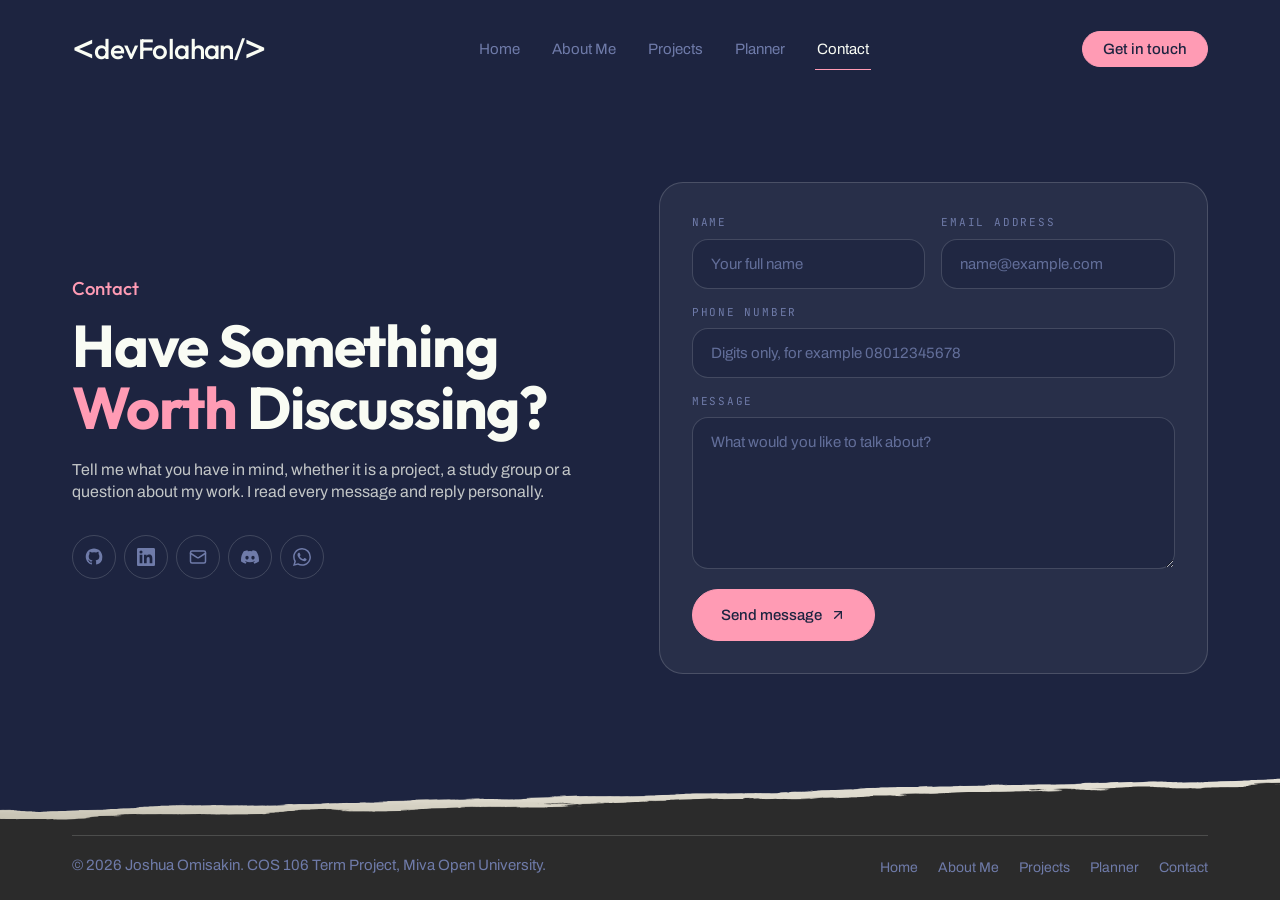
<file: contact.html>
<!DOCTYPE html>
<html lang="en">
<head>
  <meta charset="UTF-8">
  <meta name="viewport" content="width=device-width, initial-scale=1">
  <meta name="description" content="Send a message to Joshua Omisakin.">
  <meta name="theme-color" content="#1d2440">
  <title>Contact: Joshua Omisakin</title>
  <link rel="preconnect" href="https://fonts.googleapis.com">
  <link rel="preconnect" href="https://fonts.gstatic.com" crossorigin>
  <link rel="stylesheet" href="https://fonts.googleapis.com/css2?family=Archivo:wght@400;500;600&amp;family=JetBrains+Mono:wght@400;500&amp;family=Outfit:wght@400;500;700&amp;display=swap">
  <link rel="stylesheet" href="css/style.css">
  <script src="js/main.js" defer></script>
  <script src="js/contact.js" defer></script>
</head>
<body class="page-fit">
  <a class="skip-link" href="#main">Skip to content</a>

  <header class="site-header">
    <div class="gutter">
      <div class="header-bar">
        <a class="logo" href="index.html"><span class="sr-only">devfolahan</span><span aria-hidden="true"><span class="bracket">&lt;</span>devFolahan/<span class="bracket">&gt;</span></span></a>
        <nav class="primary-nav" aria-label="Primary">
          <a href="index.html">Home</a>
          <a href="about.html">About Me</a>
          <a href="projects.html">Projects</a>
          <a href="planner.html">Planner</a>
          <a href="contact.html" aria-current="page">Contact</a>
        </nav>
        <div class="header-actions">
          <a class="pill pill-solid pill-sm header-cta" href="contact.html">Get in touch</a>
          <button class="burger" type="button" aria-label="Open menu" aria-expanded="false" aria-controls="mobile-menu">
            <span class="burger-dots"><span></span><span></span><span></span><span></span></span>
          </button>
        </div>
      </div>
    </div>
  </header>

  <div class="mobile-menu gutter" id="mobile-menu">
    <div class="header-bar">
      <span class="logo"><span class="sr-only">devfolahan</span><span aria-hidden="true"><span class="bracket">&lt;</span>devFolahan/<span class="bracket">&gt;</span></span></span>
      <button class="menu-close" type="button" aria-label="Close menu"><span></span></button>
    </div>
    <nav class="mobile-nav" aria-label="Mobile">
      <a class="type-h3" href="index.html"><span class="type-label">01</span>Home</a>
      <a class="type-h3" href="about.html"><span class="type-label">02</span>About Me</a>
      <a class="type-h3" href="projects.html"><span class="type-label">03</span>Projects</a>
      <a class="type-h3" href="planner.html"><span class="type-label">04</span>Planner</a>
      <a class="type-h3" href="contact.html" aria-current="page"><span class="type-label">05</span>Contact</a>
    </nav>
    <a class="mobile-cta" href="contact.html">Get in touch</a>
  </div>

  <div class="pen" aria-hidden="true">
    <svg class="pen-lines">
      <line class="pen-rule" x1="50%" x2="50%" y1="0" y2="100%"/>
      <line class="pen-ink" x1="50%" x2="50%" y1="0" y2="0" stroke-linecap="round"/>
    </svg>
    <div class="pen-body">
      <svg viewBox="0 0 18 80">
        <rect x="6.5" y="0" width="5" height="6.5" rx="1.5" fill="#f9fcf4"/>
        <rect x="3" y="5" width="12" height="46" rx="4" fill="#ff9bb4"/>
        <rect x="5" y="9" width="1.6" height="36" rx="0.8" fill="#fff" opacity="0.45"/>
        <rect x="11.2" y="8" width="1.8" height="25" rx="0.9" fill="#1d2440" opacity="0.5"/>
        <rect x="3" y="49" width="12" height="3" fill="#1d2440"/>
        <path d="M3 52H15L12.5 66H5.5Z" fill="#f9fcf4"/>
        <path d="M4.2 56H13.8M4.9 59.5H13.1M5.5 63H12.5" stroke="#1d2440" stroke-opacity="0.28" stroke-width="0.9"/>
        <path d="M5.5 66H12.5L9.9 76.5H8.1Z" fill="#c8ccd8"/>
        <path d="M9 66H12.5L9.9 76.5H9Z" fill="#9ea3b3"/>
        <circle cx="9" cy="78" r="1.7" fill="#ff9bb4"/>
      </svg>
    </div>
  </div>

  <button class="back-to-top" type="button" aria-label="Back to the top"><svg class="icon" viewBox="0 0 24 24" aria-hidden="true"><path d="m5 12 7-7 7 7"/><path d="M12 19V5"/></svg></button>

  <main id="main">
    <section class="section screen screen-last contact-screen gutter">
      <div class="contact-grid">
        <div>
          <p class="type-eyebrow fade-up" style="--delay: 0.1s">Contact</p>
          <h1 class="type-h2 fade-up" style="--delay: 0.2s">Have Something <span class="text-accent">Worth</span> Discussing?</h1>
          <p class="type-body text-soft fade-up" style="--delay: 0.35s">Tell me what you have in mind, whether it is a project, a study group or a question about my work. I read every message and reply personally.</p>
          <ul class="socials hero-socials fade-up" style="--delay: 0.45s">
            <li><a href="https://github.com/thefolahan" target="_blank" rel="noreferrer" aria-label="GitHub" title="GitHub"><svg class="brand" viewBox="0 0 24 24" aria-hidden="true"><path d="M12 .5C5.73.5.99 5.24.99 11.51c0 4.87 3.16 9 7.54 10.46.55.1.75-.24.75-.53 0-.26-.01-1.13-.02-2.05-3.07.67-3.72-1.3-3.72-1.3-.5-1.28-1.23-1.62-1.23-1.62-1-.69.08-.67.08-.67 1.11.08 1.69 1.14 1.69 1.14.99 1.69 2.6 1.2 3.23.92.1-.72.39-1.2.7-1.48-2.45-.28-5.03-1.23-5.03-5.46 0-1.21.43-2.19 1.14-2.97-.11-.28-.49-1.41.11-2.94 0 0 .93-.3 3.05 1.13a10.6 10.6 0 0 1 5.55 0c2.12-1.43 3.05-1.13 3.05-1.13.6 1.53.22 2.66.11 2.94.71.78 1.14 1.76 1.14 2.97 0 4.24-2.58 5.17-5.04 5.45.4.34.75 1.02.75 2.06 0 1.49-.01 2.69-.01 3.06 0 .29.2.64.76.53a10.53 10.53 0 0 0 7.53-10.46C23.01 5.24 18.27.5 12 .5Z"/></svg></a></li>
            <li><a href="https://www.linkedin.com/in/joshua-omisakin" target="_blank" rel="noreferrer" aria-label="LinkedIn" title="LinkedIn"><svg class="brand" viewBox="0 0 24 24" aria-hidden="true"><path d="M20.45 20.45h-3.56v-5.57c0-1.33-.03-3.04-1.85-3.04-1.86 0-2.14 1.45-2.14 2.94v5.67H9.35V9h3.41v1.56h.05a3.74 3.74 0 0 1 3.37-1.85c3.6 0 4.27 2.37 4.27 5.46v6.28ZM5.34 7.43a2.07 2.07 0 1 1 0-4.14 2.07 2.07 0 0 1 0 4.14Zm1.78 13.02H3.55V9h3.57v11.45ZM22.22 0H1.77C.79 0 0 .77 0 1.72v20.56C0 23.23.79 24 1.77 24h20.45c.98 0 1.78-.77 1.78-1.72V1.72C24 .77 23.2 0 22.22 0Z"/></svg></a></li>
            <li><a href="mailto:officialjoshua9@gmail.com" aria-label="Email" title="Email"><svg class="icon" viewBox="0 0 24 24" aria-hidden="true"><path d="m22 7-8.991 5.727a2 2 0 0 1-2.009 0L2 7"/><rect x="2" y="4" width="20" height="16" rx="2"/></svg></a></li>
            <li><a href="https://discord.com/users/1138918467416903780" target="_blank" rel="noreferrer" aria-label="Discord" title="Discord: thefolahan"><svg class="brand" viewBox="0 0 24 24" aria-hidden="true"><path d="M20.317 4.369A19.79 19.79 0 0 0 15.432 3a13.9 13.9 0 0 0-.617 1.266 18.35 18.35 0 0 0-5.628 0A13.7 13.7 0 0 0 8.57 3a19.74 19.74 0 0 0-4.886 1.372C.57 9.02-.32 13.555.12 18.025a19.9 19.9 0 0 0 5.993 3.03 14.6 14.6 0 0 0 1.284-2.088 12.9 12.9 0 0 1-2.022-.972c.17-.124.336-.252.496-.384a14.2 14.2 0 0 0 12.258 0c.162.133.328.261.496.384a12.9 12.9 0 0 1-2.026.974 14.4 14.4 0 0 0 1.284 2.088 19.85 19.85 0 0 0 5.996-3.03c.515-5.184-.879-9.678-3.562-13.658ZM8.02 15.278c-1.182 0-2.157-1.085-2.157-2.419 0-1.333.955-2.427 2.157-2.427 1.21 0 2.176 1.094 2.156 2.427 0 1.334-.955 2.419-2.156 2.419Zm7.975 0c-1.183 0-2.157-1.085-2.157-2.419 0-1.333.955-2.427 2.157-2.427 1.21 0 2.176 1.094 2.156 2.427 0 1.334-.946 2.419-2.156 2.419Z"/></svg></a></li>
            <li><a href="https://wa.me/2347071377823" target="_blank" rel="noreferrer" aria-label="WhatsApp" title="WhatsApp: +234 707 137 7823"><svg class="brand" viewBox="0 0 24 24" aria-hidden="true"><path d="M17.472 14.382c-.297-.149-1.758-.867-2.03-.967-.273-.099-.471-.148-.67.15-.197.297-.767.966-.94 1.164-.173.199-.347.223-.644.075-.297-.15-1.255-.463-2.39-1.475-.883-.788-1.48-1.761-1.653-2.059-.173-.297-.018-.458.13-.606.134-.133.298-.347.446-.52.149-.174.198-.298.298-.497.099-.198.05-.371-.025-.52-.075-.149-.669-1.612-.916-2.207-.242-.579-.487-.5-.669-.51l-.57-.01c-.198 0-.52.074-.792.372-.272.297-1.04 1.016-1.04 2.479 0 1.462 1.065 2.875 1.213 3.074.149.198 2.096 3.2 5.077 4.487.709.306 1.262.489 1.694.625.712.227 1.36.195 1.872.118.571-.085 1.758-.719 2.006-1.413.247-.694.247-1.289.173-1.413-.074-.124-.272-.198-.57-.347ZM12.05 21.785h-.004a9.87 9.87 0 0 1-5.031-1.378l-.361-.214-3.741.982.998-3.648-.235-.374a9.86 9.86 0 0 1-1.51-5.26c.001-5.45 4.436-9.884 9.889-9.884a9.82 9.82 0 0 1 6.99 2.898 9.82 9.82 0 0 1 2.892 6.994c-.003 5.45-4.437 9.884-9.887 9.884Zm8.413-18.297A11.82 11.82 0 0 0 12.05 0C5.495 0 .16 5.335.157 11.892c0 2.096.547 4.142 1.588 5.945L.057 24l6.305-1.654a11.88 11.88 0 0 0 5.683 1.448h.005c6.554 0 11.89-5.335 11.893-11.893A11.82 11.82 0 0 0 20.463 3.488Z"/></svg></a></li>
          </ul>
        </div>

        <form class="form-card fade-up" id="contact-form" style="--delay: 0.4s" novalidate>
          <div class="form-grid two">
            <div class="field">
              <label for="name">Name</label>
              <input type="text" id="name" name="name" autocomplete="name" placeholder="Your full name">
              <span class="field-error" aria-live="polite"></span>
            </div>
            <div class="field">
              <label for="email">Email address</label>
              <input type="email" id="email" name="email" autocomplete="email" placeholder="name@example.com">
              <span class="field-error" aria-live="polite"></span>
            </div>
          </div>
          <div class="form-grid">
            <div class="field">
              <label for="phone">Phone number</label>
              <input type="tel" id="phone" name="phone" inputmode="numeric" autocomplete="tel" placeholder="Digits only, for example 08012345678">
              <span class="field-error" aria-live="polite"></span>
            </div>
            <div class="field">
              <label for="message">Message</label>
              <textarea id="message" name="message" placeholder="What would you like to talk about?"></textarea>
              <span class="field-error" aria-live="polite"></span>
            </div>
          </div>
          <div class="form-actions">
            <button class="pill pill-solid" type="submit" data-arrow>Send message</button>
          </div>
          <div class="form-success" id="form-success" role="status">
            <svg class="icon" viewBox="0 0 24 24" aria-hidden="true"><path d="M20 6 9 17l-5-5"/></svg>
            <p>Thank you, <strong id="success-name"></strong>. Your message passed every check. <a id="mail-link" href="mailto:officialjoshua9@gmail.com">Open it in your email app</a> to send it.</p>
          </div>
        </form>
      </div>
    </section>
  </main>

  <footer class="site-footer">
    <div class="tear-into-alt" aria-hidden="true"></div>
    <div class="footer-inner gutter">
      <div class="footer-base">
        <p class="type-meta">&copy; <span data-year>2026</span> Joshua Omisakin. COS 106 Term Project, Miva Open University.</p>
        <ul class="footer-links">
          <li><a href="index.html">Home</a></li>
          <li><a href="about.html">About Me</a></li>
          <li><a href="projects.html">Projects</a></li>
          <li><a href="planner.html">Planner</a></li>
          <li><a href="contact.html">Contact</a></li>
        </ul>
      </div>
    </div>
  </footer>
</body>
</html>
</file>
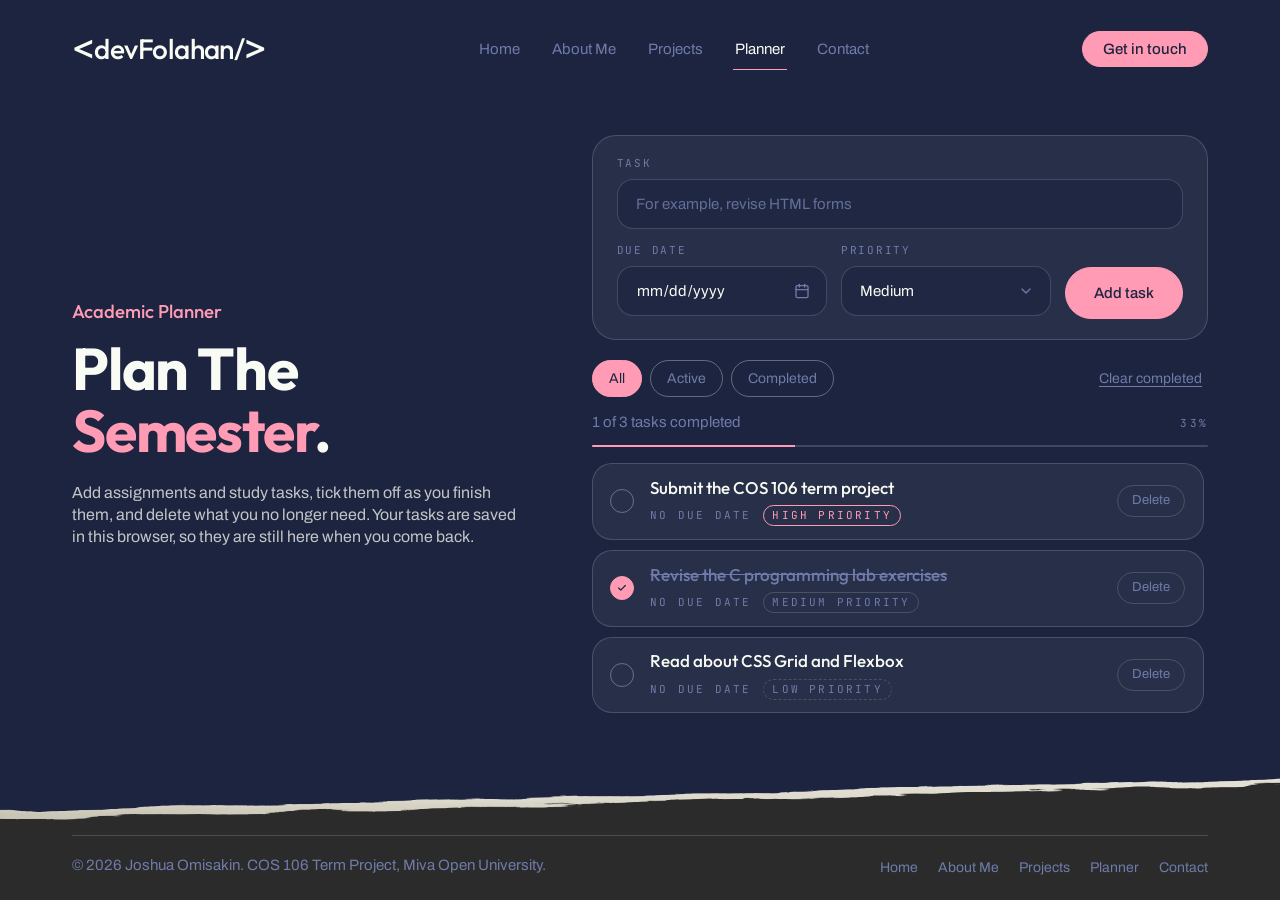
<file: planner.html>
<!DOCTYPE html>
<html lang="en">
<head>
  <meta charset="UTF-8">
  <meta name="viewport" content="width=device-width, initial-scale=1">
  <meta name="description" content="An interactive academic planner for adding, completing and deleting study tasks.">
  <meta name="theme-color" content="#1d2440">
  <title>Academic Planner: Joshua Omisakin</title>
  <link rel="preconnect" href="https://fonts.googleapis.com">
  <link rel="preconnect" href="https://fonts.gstatic.com" crossorigin>
  <link rel="stylesheet" href="https://fonts.googleapis.com/css2?family=Archivo:wght@400;500;600&amp;family=JetBrains+Mono:wght@400;500&amp;family=Outfit:wght@400;500;700&amp;display=swap">
  <link rel="stylesheet" href="css/style.css">
  <script src="js/main.js" defer></script>
  <script src="js/planner.js" defer></script>
</head>
<body class="page-fit">
  <a class="skip-link" href="#main">Skip to content</a>

  <header class="site-header">
    <div class="gutter">
      <div class="header-bar">
        <a class="logo" href="index.html"><span class="sr-only">devfolahan</span><span aria-hidden="true"><span class="bracket">&lt;</span>devFolahan/<span class="bracket">&gt;</span></span></a>
        <nav class="primary-nav" aria-label="Primary">
          <a href="index.html">Home</a>
          <a href="about.html">About Me</a>
          <a href="projects.html">Projects</a>
          <a href="planner.html" aria-current="page">Planner</a>
          <a href="contact.html">Contact</a>
        </nav>
        <div class="header-actions">
          <a class="pill pill-solid pill-sm header-cta" href="contact.html">Get in touch</a>
          <button class="burger" type="button" aria-label="Open menu" aria-expanded="false" aria-controls="mobile-menu">
            <span class="burger-dots"><span></span><span></span><span></span><span></span></span>
          </button>
        </div>
      </div>
    </div>
  </header>

  <div class="mobile-menu gutter" id="mobile-menu">
    <div class="header-bar">
      <span class="logo"><span class="sr-only">devfolahan</span><span aria-hidden="true"><span class="bracket">&lt;</span>devFolahan/<span class="bracket">&gt;</span></span></span>
      <button class="menu-close" type="button" aria-label="Close menu"><span></span></button>
    </div>
    <nav class="mobile-nav" aria-label="Mobile">
      <a class="type-h3" href="index.html"><span class="type-label">01</span>Home</a>
      <a class="type-h3" href="about.html"><span class="type-label">02</span>About Me</a>
      <a class="type-h3" href="projects.html"><span class="type-label">03</span>Projects</a>
      <a class="type-h3" href="planner.html" aria-current="page"><span class="type-label">04</span>Planner</a>
      <a class="type-h3" href="contact.html"><span class="type-label">05</span>Contact</a>
    </nav>
    <a class="mobile-cta" href="contact.html">Get in touch</a>
  </div>

  <div class="pen" aria-hidden="true">
    <svg class="pen-lines">
      <line class="pen-rule" x1="50%" x2="50%" y1="0" y2="100%"/>
      <line class="pen-ink" x1="50%" x2="50%" y1="0" y2="0" stroke-linecap="round"/>
    </svg>
    <div class="pen-body">
      <svg viewBox="0 0 18 80">
        <rect x="6.5" y="0" width="5" height="6.5" rx="1.5" fill="#f9fcf4"/>
        <rect x="3" y="5" width="12" height="46" rx="4" fill="#ff9bb4"/>
        <rect x="5" y="9" width="1.6" height="36" rx="0.8" fill="#fff" opacity="0.45"/>
        <rect x="11.2" y="8" width="1.8" height="25" rx="0.9" fill="#1d2440" opacity="0.5"/>
        <rect x="3" y="49" width="12" height="3" fill="#1d2440"/>
        <path d="M3 52H15L12.5 66H5.5Z" fill="#f9fcf4"/>
        <path d="M4.2 56H13.8M4.9 59.5H13.1M5.5 63H12.5" stroke="#1d2440" stroke-opacity="0.28" stroke-width="0.9"/>
        <path d="M5.5 66H12.5L9.9 76.5H8.1Z" fill="#c8ccd8"/>
        <path d="M9 66H12.5L9.9 76.5H9Z" fill="#9ea3b3"/>
        <circle cx="9" cy="78" r="1.7" fill="#ff9bb4"/>
      </svg>
    </div>
  </div>

  <button class="back-to-top" type="button" aria-label="Back to the top"><svg class="icon" viewBox="0 0 24 24" aria-hidden="true"><path d="m5 12 7-7 7 7"/><path d="M12 19V5"/></svg></button>

  <main id="main">
    <section class="section screen screen-last planner-screen gutter">
      <div class="side-layout">
        <div class="side-intro">
          <p class="type-eyebrow fade-up" style="--delay: 0.1s">Academic Planner</p>
          <h1 class="type-h2 fade-up" style="--delay: 0.2s">Plan The <span class="text-accent">Semester</span>.</h1>
          <p class="type-body text-soft fade-up" style="--delay: 0.35s">Add assignments and study tasks, tick them off as you finish them, and delete what you no longer need. Your tasks are saved in this browser, so they are still here when you come back.</p>
        </div>
        <div class="planner fade-up" style="--delay: 0.4s">
          <form class="form-card planner-form" id="task-form" novalidate>
            <div class="field planner-task">
              <label for="task-title">Task</label>
              <input type="text" id="task-title" name="title" maxlength="120" placeholder="For example, revise HTML forms" aria-describedby="task-title-error">
              <span class="field-error" id="task-title-error" aria-live="polite"></span>
            </div>
            <div class="field">
              <label for="task-due">Due date</label>
              <input type="date" id="task-due" name="due">
            </div>
            <div class="field">
              <label for="task-priority">Priority</label>
              <select id="task-priority" name="priority">
                <option value="high">High</option>
                <option value="medium" selected>Medium</option>
                <option value="low">Low</option>
              </select>
            </div>
            <button class="pill pill-solid" type="submit">Add task</button>
          </form>

          <div class="planner-toolbar">
            <div class="filters" role="group" aria-label="Filter tasks">
              <button class="filter-btn is-active" type="button" data-filter="all" aria-pressed="true">All</button>
              <button class="filter-btn" type="button" data-filter="active" aria-pressed="false">Active</button>
              <button class="filter-btn" type="button" data-filter="completed" aria-pressed="false">Completed</button>
            </div>
            <button class="text-btn" type="button" id="clear-completed">Clear completed</button>
          </div>

          <div class="progress-meta">
            <p class="type-meta" id="task-summary" aria-live="polite"></p>
            <p class="type-label" id="task-percent"></p>
          </div>
          <div class="progress-track" aria-hidden="true"><div class="progress-bar" id="task-progress"></div></div>

          <ul class="task-list" id="task-list"></ul>
        </div>
      </div>
    </section>
  </main>

  <footer class="site-footer">
    <div class="tear-into-alt" aria-hidden="true"></div>
    <div class="footer-inner gutter">
      <div class="footer-base">
        <p class="type-meta">&copy; <span data-year>2026</span> Joshua Omisakin. COS 106 Term Project, Miva Open University.</p>
        <ul class="footer-links">
          <li><a href="index.html">Home</a></li>
          <li><a href="about.html">About Me</a></li>
          <li><a href="projects.html">Projects</a></li>
          <li><a href="planner.html">Planner</a></li>
          <li><a href="contact.html">Contact</a></li>
        </ul>
      </div>
    </div>
  </footer>
</body>
</html>
</file>
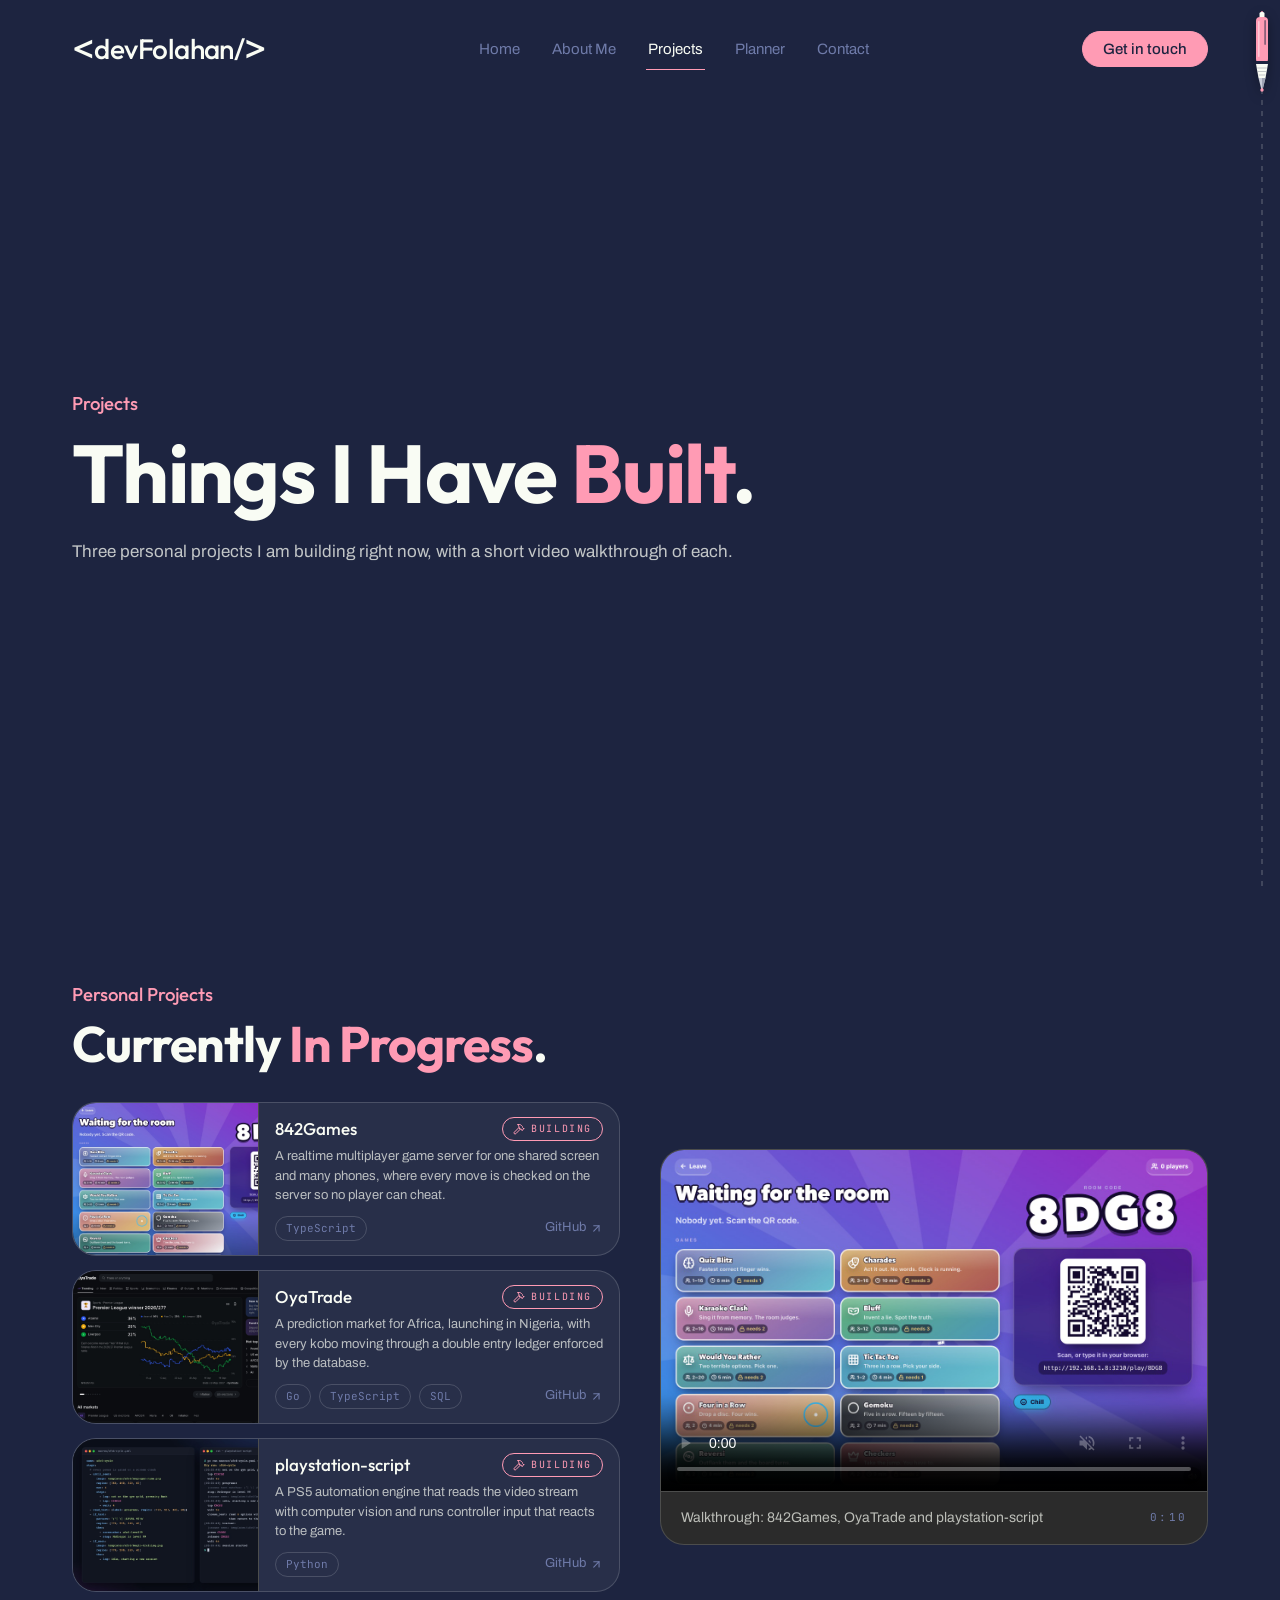
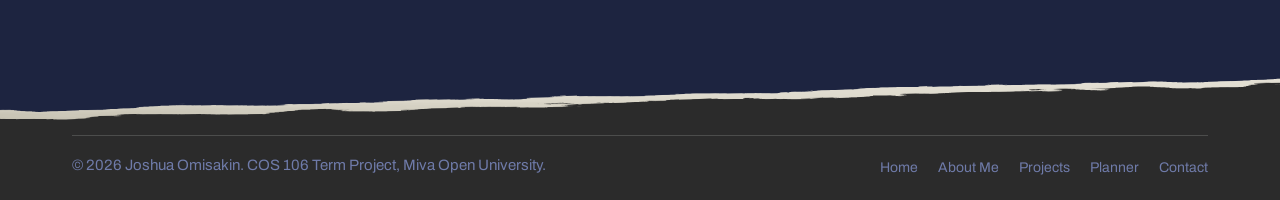
<file: projects.html>
<!DOCTYPE html>
<html lang="en">
<head>
  <meta charset="UTF-8">
  <meta name="viewport" content="width=device-width, initial-scale=1">
  <meta name="description" content="Personal projects by Joshua Omisakin, with a video walkthrough.">
  <meta name="theme-color" content="#1d2440">
  <title>Projects: Joshua Omisakin</title>
  <link rel="preconnect" href="https://fonts.googleapis.com">
  <link rel="preconnect" href="https://fonts.gstatic.com" crossorigin>
  <link rel="stylesheet" href="https://fonts.googleapis.com/css2?family=Archivo:wght@400;500;600&amp;family=JetBrains+Mono:wght@400;500&amp;family=Outfit:wght@400;500;700&amp;display=swap">
  <link rel="stylesheet" href="css/style.css">
  <script src="js/main.js" defer></script>
</head>
<body>
  <a class="skip-link" href="#main">Skip to content</a>

  <header class="site-header">
    <div class="gutter">
      <div class="header-bar">
        <a class="logo" href="index.html"><span class="sr-only">devfolahan</span><span aria-hidden="true"><span class="bracket">&lt;</span>devFolahan/<span class="bracket">&gt;</span></span></a>
        <nav class="primary-nav" aria-label="Primary">
          <a href="index.html">Home</a>
          <a href="about.html">About Me</a>
          <a href="projects.html" aria-current="page">Projects</a>
          <a href="planner.html">Planner</a>
          <a href="contact.html">Contact</a>
        </nav>
        <div class="header-actions">
          <a class="pill pill-solid pill-sm header-cta" href="contact.html">Get in touch</a>
          <button class="burger" type="button" aria-label="Open menu" aria-expanded="false" aria-controls="mobile-menu">
            <span class="burger-dots"><span></span><span></span><span></span><span></span></span>
          </button>
        </div>
      </div>
    </div>
  </header>

  <div class="mobile-menu gutter" id="mobile-menu">
    <div class="header-bar">
      <span class="logo"><span class="sr-only">devfolahan</span><span aria-hidden="true"><span class="bracket">&lt;</span>devFolahan/<span class="bracket">&gt;</span></span></span>
      <button class="menu-close" type="button" aria-label="Close menu"><span></span></button>
    </div>
    <nav class="mobile-nav" aria-label="Mobile">
      <a class="type-h3" href="index.html"><span class="type-label">01</span>Home</a>
      <a class="type-h3" href="about.html"><span class="type-label">02</span>About Me</a>
      <a class="type-h3" href="projects.html" aria-current="page"><span class="type-label">03</span>Projects</a>
      <a class="type-h3" href="planner.html"><span class="type-label">04</span>Planner</a>
      <a class="type-h3" href="contact.html"><span class="type-label">05</span>Contact</a>
    </nav>
    <a class="mobile-cta" href="contact.html">Get in touch</a>
  </div>

  <div class="pen" aria-hidden="true">
    <svg class="pen-lines">
      <line class="pen-rule" x1="50%" x2="50%" y1="0" y2="100%"/>
      <line class="pen-ink" x1="50%" x2="50%" y1="0" y2="0" stroke-linecap="round"/>
    </svg>
    <div class="pen-body">
      <svg viewBox="0 0 18 80">
        <rect x="6.5" y="0" width="5" height="6.5" rx="1.5" fill="#f9fcf4"/>
        <rect x="3" y="5" width="12" height="46" rx="4" fill="#ff9bb4"/>
        <rect x="5" y="9" width="1.6" height="36" rx="0.8" fill="#fff" opacity="0.45"/>
        <rect x="11.2" y="8" width="1.8" height="25" rx="0.9" fill="#1d2440" opacity="0.5"/>
        <rect x="3" y="49" width="12" height="3" fill="#1d2440"/>
        <path d="M3 52H15L12.5 66H5.5Z" fill="#f9fcf4"/>
        <path d="M4.2 56H13.8M4.9 59.5H13.1M5.5 63H12.5" stroke="#1d2440" stroke-opacity="0.28" stroke-width="0.9"/>
        <path d="M5.5 66H12.5L9.9 76.5H8.1Z" fill="#c8ccd8"/>
        <path d="M9 66H12.5L9.9 76.5H9Z" fill="#9ea3b3"/>
        <circle cx="9" cy="78" r="1.7" fill="#ff9bb4"/>
      </svg>
    </div>
  </div>

  <button class="back-to-top" type="button" aria-label="Back to the top"><svg class="icon" viewBox="0 0 24 24" aria-hidden="true"><path d="m5 12 7-7 7 7"/><path d="M12 19V5"/></svg></button>

  <main id="main">
    <section class="section screen page-hero gutter">
      <p class="type-eyebrow fade-up" style="--delay: 0.1s">Projects</p>
      <h1 class="type-h2 fade-up" style="--delay: 0.2s">Things I Have <span class="text-accent">Built</span>.</h1>
      <p class="type-body text-soft fade-up" style="--delay: 0.35s">Three personal projects I am building right now, with a short video walkthrough of each.</p>
    </section>

    <section class="section screen screen-last section-pad gutter" id="personal">
      <div class="projects-head">
        <p class="type-eyebrow reveal">Personal Projects</p>
        <h2 class="type-h2 reveal" style="--delay: 0.06s">Currently <span class="text-accent">In Progress</span>.</h2>
      </div>
      <div class="projects-layout">
        <ul class="project-list">
          <li>
            <article class="card project-row reveal" style="--delay: 0.06s">
              <div class="project-thumb"><img src="images/842games.jpg" alt="The 842Games lobby on a television, showing the room code, a QR code to join and the game grid" width="1280" height="800" loading="lazy"></div>
              <div class="project-info">
                <div class="card-top">
                  <h3 class="card-title">842Games</h3>
                  <span class="status-pill"><svg class="icon" viewBox="0 0 24 24" aria-hidden="true"><path d="m15 12-9.373 9.373a1 1 0 0 1-3.001-3L12 9"/><path d="m18 15 4-4"/><path d="m21.5 11.5-1.914-1.914A2 2 0 0 1 19 8.172v-.344a2 2 0 0 0-.586-1.414l-1.657-1.657A6 6 0 0 0 12.516 3H9l1.243 1.243A6 6 0 0 1 12 8.485V10l2 2h1.172a2 2 0 0 1 1.414.586L18.5 14.5"/></svg>Building</span>
                </div>
                <p class="card-text">A realtime multiplayer game server for one shared screen and many phones, where every move is checked on the server so no player can cheat.</p>
                <div class="project-foot">
                  <ul class="chips" aria-label="Languages">
                    <li>TypeScript</li>
                  </ul>
                  <a class="project-link" href="https://github.com/thefolahan" target="_blank" rel="noreferrer">GitHub <svg class="icon" viewBox="0 0 24 24" aria-hidden="true"><path d="M7 7h10v10"/><path d="M7 17 17 7"/></svg></a>
                </div>
              </div>
            </article>
          </li>
          <li>
            <article class="card project-row reveal" style="--delay: 0.12s">
              <div class="project-thumb"><img src="images/oyatrade.jpg" alt="The OyaTrade home page with a featured market, its price history chart and trending topics" width="1280" height="800" loading="lazy"></div>
              <div class="project-info">
                <div class="card-top">
                  <h3 class="card-title">OyaTrade</h3>
                  <span class="status-pill"><svg class="icon" viewBox="0 0 24 24" aria-hidden="true"><path d="m15 12-9.373 9.373a1 1 0 0 1-3.001-3L12 9"/><path d="m18 15 4-4"/><path d="m21.5 11.5-1.914-1.914A2 2 0 0 1 19 8.172v-.344a2 2 0 0 0-.586-1.414l-1.657-1.657A6 6 0 0 0 12.516 3H9l1.243 1.243A6 6 0 0 1 12 8.485V10l2 2h1.172a2 2 0 0 1 1.414.586L18.5 14.5"/></svg>Building</span>
                </div>
                <p class="card-text">A prediction market for Africa, launching in Nigeria, with every kobo moving through a double entry ledger enforced by the database.</p>
                <div class="project-foot">
                  <ul class="chips" aria-label="Languages">
                    <li>Go</li>
                    <li>TypeScript</li>
                    <li>SQL</li>
                  </ul>
                  <a class="project-link" href="https://github.com/thefolahan" target="_blank" rel="noreferrer">GitHub <svg class="icon" viewBox="0 0 24 24" aria-hidden="true"><path d="M7 7h10v10"/><path d="M7 17 17 7"/></svg></a>
                </div>
              </div>
            </article>
          </li>
          <li>
            <article class="card project-row reveal" style="--delay: 0.18s">
              <div class="project-thumb"><img src="images/playstation-script.jpg" alt="A playstation-script macro beside the terminal output of its dry run" width="1280" height="800" loading="lazy"></div>
              <div class="project-info">
                <div class="card-top">
                  <h3 class="card-title">playstation-script</h3>
                  <span class="status-pill"><svg class="icon" viewBox="0 0 24 24" aria-hidden="true"><path d="m15 12-9.373 9.373a1 1 0 0 1-3.001-3L12 9"/><path d="m18 15 4-4"/><path d="m21.5 11.5-1.914-1.914A2 2 0 0 1 19 8.172v-.344a2 2 0 0 0-.586-1.414l-1.657-1.657A6 6 0 0 0 12.516 3H9l1.243 1.243A6 6 0 0 1 12 8.485V10l2 2h1.172a2 2 0 0 1 1.414.586L18.5 14.5"/></svg>Building</span>
                </div>
                <p class="card-text">A PS5 automation engine that reads the video stream with computer vision and runs controller input that reacts to the game.</p>
                <div class="project-foot">
                  <ul class="chips" aria-label="Languages">
                    <li>Python</li>
                  </ul>
                  <a class="project-link" href="https://github.com/thefolahan" target="_blank" rel="noreferrer">GitHub <svg class="icon" viewBox="0 0 24 24" aria-hidden="true"><path d="M7 7h10v10"/><path d="M7 17 17 7"/></svg></a>
                </div>
              </div>
            </article>
          </li>
        </ul>
        <figure class="video-card reveal" style="--delay: 0.2s">
          <video controls muted playsinline preload="metadata" poster="images/842games.jpg">
            <source src="media/showcase.mp4" type="video/mp4">
            Your browser does not support the video element. <a href="media/showcase.mp4">Download the walkthrough</a> instead.
          </video>
          <figcaption><span>Walkthrough: 842Games, OyaTrade and playstation-script</span><span class="type-label">0:10</span></figcaption>
        </figure>
      </div>
    </section>
  </main>

  <footer class="site-footer">
    <div class="tear-into-alt" aria-hidden="true"></div>
    <div class="footer-inner gutter">
      <div class="footer-base">
        <p class="type-meta">&copy; <span data-year>2026</span> Joshua Omisakin. COS 106 Term Project, Miva Open University.</p>
        <ul class="footer-links">
          <li><a href="index.html">Home</a></li>
          <li><a href="about.html">About Me</a></li>
          <li><a href="projects.html">Projects</a></li>
          <li><a href="planner.html">Planner</a></li>
          <li><a href="contact.html">Contact</a></li>
        </ul>
      </div>
    </div>
  </footer>
</body>
</html>
</file>
<file: css/style.css>
:root {
  --bg: #1d2440;
  --bg-alt: #2b2b2b;
  --fg: #f9fcf4;
  --accent: #ff9bb4;
  --muted: #6f7ba9;
  --on-light: #1d2440;
  --line: color-mix(in oklab, #f9fcf4 16%, transparent);
  --line-alt: color-mix(in oklab, #f9fcf4 18%, transparent);
  --line-strong: color-mix(in oklab, #f9fcf4 32%, transparent);
  --card: color-mix(in oklab, #f9fcf4 5%, transparent);
  --danger: #ff8a8a;
  --success: #8fdcb4;
  --ease-out-expo: cubic-bezier(0.16, 1, 0.3, 1);
  --ease-swap: cubic-bezier(0.22, 1, 0.36, 1);
  --font-display: "Outfit", ui-sans-serif, system-ui, sans-serif;
  --font-text: "Archivo", ui-sans-serif, system-ui, sans-serif;
  --font-mono: "JetBrains Mono", ui-monospace, SFMono-Regular, monospace;
  color-scheme: dark;
}

*,
*::before,
*::after {
  box-sizing: border-box;
  border-color: var(--line);
}

html {
  -webkit-text-size-adjust: 100%;
  scroll-behavior: smooth;
  scrollbar-width: none;
  overscroll-behavior: none;
}

html::-webkit-scrollbar {
  display: none;
}

body {
  margin: 0;
  background-color: var(--bg);
  color: var(--fg);
  font-family: var(--font-text);
  font-size: 1.25rem;
  line-height: 1.38;
  -webkit-font-smoothing: antialiased;
  overflow-x: hidden;
  overscroll-behavior: none;
}

h1,
h2,
h3,
h4 {
  font-family: var(--font-display);
  text-wrap: balance;
  margin: 0;
}

p {
  text-wrap: pretty;
  margin: 0;
}

ul,
ol {
  margin: 0;
  padding: 0;
  list-style: none;
}

figure {
  margin: 0;
}

img,
video,
svg {
  display: block;
  max-width: 100%;
}

a {
  color: inherit;
  text-decoration: none;
}

button {
  font: inherit;
  color: inherit;
  background: none;
  border: 0;
  cursor: pointer;
}

::selection {
  background: var(--accent);
  color: var(--on-light);
}

:focus-visible {
  outline: 2px solid var(--accent);
  outline-offset: 3px;
  border-radius: 4px;
}

.sr-only {
  position: absolute;
  width: 1px;
  height: 1px;
  padding: 0;
  margin: -1px;
  overflow: hidden;
  clip: rect(0, 0, 0, 0);
  white-space: nowrap;
  border: 0;
}

.skip-link {
  position: fixed;
  top: 1rem;
  left: 1rem;
  z-index: 200;
  padding: 0.5rem 1rem;
  border-radius: 999px;
  background: var(--fg);
  color: var(--on-light);
  font-size: 0.875rem;
  transform: translateY(-200%);
}

.skip-link:focus {
  transform: none;
}

.gutter {
  padding-inline: 1.25rem;
}

@media (min-width: 640px) {
  .gutter {
    padding-inline: 2.5rem;
  }
}

@media (min-width: 1024px) {
  .gutter {
    padding-inline: 4.5rem;
  }
}

@media (min-width: 1536px) {
  .gutter {
    padding-inline: 6rem;
  }
}

.type-display {
  font-family: var(--font-display);
  font-size: clamp(2.75rem, 7.4vw, 7.9rem);
  font-weight: 700;
  line-height: 1.1;
  letter-spacing: -0.03em;
}

.type-h2 {
  font-family: var(--font-display);
  font-size: clamp(2rem, 3.9vw, 4.125rem);
  font-weight: 700;
  line-height: 1.05;
  letter-spacing: -0.02em;
  text-transform: capitalize;
}

.type-h3 {
  font-family: var(--font-display);
  font-size: clamp(1.375rem, 1.9vw, 2rem);
  font-weight: 500;
  line-height: 1.15;
  letter-spacing: -0.01em;
}

.type-eyebrow {
  font-family: var(--font-display);
  font-size: clamp(1.0625rem, 1.45vw, 1.5625rem);
  font-weight: 500;
  line-height: 1.16;
  text-transform: capitalize;
  color: var(--accent);
}

.type-body {
  font-size: clamp(1rem, 1.16vw, 1.25rem);
  line-height: 1.38;
}

.type-meta {
  font-size: 0.9375rem;
  line-height: 1.3;
  color: var(--muted);
}

.type-label {
  font-family: var(--font-mono);
  font-size: 0.6875rem;
  letter-spacing: 0.2em;
  text-transform: uppercase;
  color: var(--muted);
}

.text-accent {
  color: var(--accent);
}

.text-soft {
  color: color-mix(in oklab, var(--fg) 75%, transparent);
}

.text-softer {
  color: color-mix(in oklab, var(--fg) 70%, transparent);
}

.section {
  position: relative;
}

.section-alt {
  background-color: var(--bg-alt);
}

.section-pad {
  padding-block: 5rem;
}

@media (min-width: 768px) {
  .section-pad {
    padding-block: 7rem;
  }
}

.section-head {
  display: flex;
  flex-direction: column;
  align-items: center;
  max-width: 64rem;
  margin-inline: auto;
  text-align: center;
}

.section-head .type-h2 {
  margin-top: 1rem;
}

.section-head .type-body {
  max-width: 48rem;
  margin-top: 1rem;
}

.page-hero {
  padding-top: 10rem;
  padding-bottom: 4rem;
}

@media (min-width: 768px) {
  .page-hero {
    padding-top: 12rem;
    padding-bottom: 5rem;
  }
}

.page-hero .type-h2 {
  font-size: clamp(2.5rem, 5.4vw, 5.75rem);
  max-width: 18ch;
  margin-top: 1rem;
}

.page-hero .type-body {
  max-width: 44rem;
  margin-top: 1.5rem;
}

.site-header {
  position: fixed;
  inset-inline: 0;
  top: 0;
  z-index: 90;
  padding-block: 1rem;
  transition: opacity 0.3s ease;
}

.site-header.is-hidden {
  opacity: 0;
  pointer-events: none;
}

.header-bar {
  display: flex;
  align-items: center;
  justify-content: space-between;
  padding-block: 0.5rem;
}

.logo {
  padding-block: 0.375rem;
  font-family: var(--font-display);
  font-size: 1.5rem;
  font-weight: 500;
  letter-spacing: -0.02em;
  white-space: nowrap;
}

@media (min-width: 640px) {
  .logo {
    font-size: 1.75rem;
  }
}

.logo .bracket {
  position: relative;
  top: 0.1em;
  font-size: 1.49em;
  line-height: 0;
  font-weight: 400;
}

.primary-nav {
  display: none;
  align-items: center;
  gap: 0.25rem;
}

@media (min-width: 900px) {
  .primary-nav {
    display: flex;
  }
}

.primary-nav a {
  position: relative;
  padding: 0.5rem 0.875rem;
  font-size: 15px;
  color: var(--muted);
  transition: color 0.3s ease;
}

.primary-nav a:hover,
.primary-nav a[aria-current="page"] {
  color: var(--fg);
}

.primary-nav a::after {
  content: "";
  position: absolute;
  left: 0.75rem;
  right: 0.75rem;
  bottom: -0.125rem;
  height: 1px;
  background: var(--accent);
  transform: scaleX(0);
  transition: transform 0.45s var(--ease-out-expo);
}

.primary-nav a[aria-current="page"]::after {
  transform: scaleX(1);
}

.header-actions {
  display: flex;
  align-items: center;
  gap: 0.5rem;
}

.header-cta {
  display: none;
}

@media (min-width: 640px) {
  .header-cta {
    display: inline-flex;
  }
}

.burger {
  display: grid;
  place-items: center;
  width: 2.75rem;
  height: 2.75rem;
  border: 1px solid var(--line);
  border-radius: 999px;
  transition: border-color 0.3s ease;
}

.burger:hover {
  border-color: var(--accent);
}

.burger-dots {
  display: grid;
  grid-template-columns: repeat(2, 5px);
  gap: 4px;
}

.burger-dots span {
  width: 5px;
  height: 5px;
  border-radius: 999px;
  background: var(--fg);
  transition: transform 0.3s var(--ease-out-expo);
}

.burger:hover .burger-dots span {
  transform: scale(1.25);
}

@media (min-width: 900px) {
  .burger {
    display: none;
  }
}

.mobile-menu {
  position: fixed;
  inset: 0;
  z-index: 100;
  display: flex;
  flex-direction: column;
  height: 100dvh;
  overflow-y: auto;
  padding-block: 1rem;
  background: var(--bg);
  opacity: 0;
  visibility: hidden;
  transition: opacity 0.25s ease, visibility 0.25s;
}

.mobile-menu.is-open {
  opacity: 1;
  visibility: visible;
}

.menu-close {
  display: grid;
  place-items: center;
  width: 2.75rem;
  height: 2.75rem;
  border: 1px solid var(--line);
  border-radius: 999px;
}

.menu-close span {
  position: relative;
  display: block;
  width: 18px;
  height: 18px;
}

.menu-close span::before,
.menu-close span::after {
  content: "";
  position: absolute;
  top: 50%;
  left: 0;
  width: 18px;
  height: 1px;
  background: var(--fg);
  transform: rotate(45deg);
}

.menu-close span::after {
  transform: rotate(-45deg);
}

.mobile-nav {
  display: flex;
  flex-direction: column;
  margin-top: 3rem;
}

.mobile-nav a {
  display: flex;
  align-items: baseline;
  gap: 1rem;
  padding-block: 1rem;
  border-bottom: 1px solid var(--line);
  opacity: 0;
  transform: translateY(16px);
  transition: opacity 0.5s var(--ease-out-expo), transform 0.5s var(--ease-out-expo);
}

.mobile-nav a[aria-current="page"] {
  color: var(--accent);
}

.mobile-menu.is-open .mobile-nav a,
.mobile-menu.is-open .mobile-cta {
  opacity: 1;
  transform: none;
}

.mobile-cta {
  margin-top: 2rem;
  flex-shrink: 0;
  padding: 1rem 1.5rem;
  border-radius: 999px;
  background: var(--accent);
  color: var(--on-light);
  text-align: center;
  font-size: 15px;
  font-weight: 500;
  opacity: 0;
  transform: translateY(16px);
  transition: opacity 0.5s var(--ease-out-expo), transform 0.5s var(--ease-out-expo);
}

.pill {
  position: relative;
  isolation: isolate;
  display: inline-flex;
  align-items: center;
  justify-content: center;
  gap: 0.5rem;
  overflow: hidden;
  padding: 1rem;
  border: 1px solid var(--accent);
  border-radius: 999px;
  background: var(--accent);
  color: var(--on-light);
  font-size: 15px;
  font-weight: 500;
  line-height: 1.2;
  white-space: nowrap;
  transition: scale 0.3s ease, color 0.3s ease, border-color 0.3s ease, box-shadow 0.3s ease;
}

@media (min-width: 640px) {
  .pill {
    padding-inline: 1.75rem;
  }
}

.pill:active {
  scale: 0.97;
}

.pill-sm {
  padding: 0.5rem 1.25rem;
}

@media (min-width: 640px) {
  .pill-sm {
    padding: 0.5rem 1.25rem;
  }
}

.pill-outline {
  background: transparent;
  border-color: var(--line-strong);
  color: var(--fg);
}

.pill-outline:hover,
.pill-outline:focus-visible {
  border-color: var(--accent);
  color: var(--on-light);
}

.pill-fill {
  position: absolute;
  top: var(--fill-y, 50%);
  left: var(--fill-x, 50%);
  z-index: -1;
  width: var(--fill-size, 250%);
  aspect-ratio: 1;
  border-radius: 999px;
  background: var(--accent);
  pointer-events: none;
  transform: translate(-50%, -50%) scale(0);
  transition: transform 0.5s var(--ease-out-expo);
}

.pill-outline:hover .pill-fill,
.pill-outline:focus-visible .pill-fill {
  transform: translate(-50%, -50%) scale(1);
}

.pill-label {
  display: flex;
  overflow: hidden;
}

.pill-char {
  position: relative;
  display: block;
  white-space: pre;
  transition: translate 0.5s var(--ease-out-expo);
}

.pill-char span {
  position: absolute;
  top: 100%;
  left: 0;
}

.pill:hover .pill-char,
.pill:focus-visible .pill-char {
  translate: 0 -100%;
}

.pill-arrow {
  position: relative;
  width: 1rem;
  height: 1rem;
  flex-shrink: 0;
  overflow: hidden;
}

.pill-arrow svg {
  position: absolute;
  inset: 0;
  width: 1rem;
  height: 1rem;
  transition: translate 0.5s var(--ease-out-expo);
}

.pill-arrow svg:last-child {
  translate: -100% 100%;
}

.pill:hover .pill-arrow svg:first-child,
.pill:focus-visible .pill-arrow svg:first-child {
  translate: 100% -100%;
}

.pill:hover .pill-arrow svg:last-child,
.pill:focus-visible .pill-arrow svg:last-child {
  translate: 0 0;
  transition-delay: 0.1s;
}

.icon {
  width: 1rem;
  height: 1rem;
  fill: none;
  stroke: currentColor;
  stroke-width: 2;
  stroke-linecap: round;
  stroke-linejoin: round;
}

.reveal {
  opacity: 0;
  transform: translateY(28px);
  transition: opacity 0.75s var(--ease-out-expo), transform 0.75s var(--ease-out-expo);
  transition-delay: var(--delay, 0s);
}

.reveal.is-visible {
  opacity: 1;
  transform: none;
}

.hero {
  position: relative;
  display: flex;
  flex-direction: column;
  justify-content: center;
  min-height: 100svh;
  overflow: hidden;
  padding-top: 8rem;
  padding-bottom: 2.5rem;
}

@media (min-width: 640px) {
  .hero {
    padding-bottom: 5rem;
  }
}

.hero-grid {
  display: grid;
  gap: 3rem;
  align-items: end;
}

@media (min-width: 1024px) {
  .hero-grid {
    grid-template-columns: minmax(0, 1fr) minmax(20rem, 27rem);
    align-items: center;
    gap: 4rem;
  }
}

.hero-greeting {
  text-transform: none;
}

.hero-headline {
  max-width: 16ch;
  margin-top: 1.25rem;
  font-size: clamp(2.75rem, 6.2vw, 6.5rem);
}

.headline-line {
  display: block;
  overflow: hidden;
  padding-bottom: 0.16em;
  margin-bottom: -0.16em;
}

.headline-text {
  display: block;
  transition: transform 0.72s var(--ease-swap), opacity 0.72s var(--ease-swap);
  transition-delay: var(--row-delay, 0ms);
}

.headline-text.is-leaving {
  transform: translateY(-105%);
  opacity: 0;
}

.headline-text.is-below {
  transform: translateY(105%);
  opacity: 0;
  transition: none;
}

.hero-foot {
  display: flex;
  flex-direction: column;
  gap: 2rem;
  margin-top: 2.5rem;
}

.hero-foot .type-body {
  max-width: 36rem;
  color: color-mix(in oklab, var(--fg) 80%, transparent);
}

.hero-actions {
  display: flex;
  gap: 0.75rem;
}

.hero-actions .pill {
  flex: 1;
  min-width: 0;
}

@media (min-width: 640px) {
  .hero-actions {
    align-items: center;
  }

  .hero-actions .pill {
    flex: none;
  }
}

.fade-up {
  opacity: 0;
  transform: translateY(20px);
  animation: fade-up 0.8s var(--ease-out-expo) forwards;
  animation-delay: var(--delay, 0.6s);
}

@keyframes fade-up {
  to {
    opacity: 1;
    transform: none;
  }
}

.scroll-cue {
  display: none;
  align-items: center;
  gap: 0.75rem;
  margin-top: 3.5rem;
  opacity: 0;
  animation: fade-in 0.6s ease forwards;
  animation-delay: 1.1s;
  transition: color 0.3s ease;
}

.scroll-cue:hover {
  color: var(--fg);
}

.scroll-cue .icon {
  animation: bob 1.8s ease-in-out infinite;
}

@media (min-width: 640px) {
  .scroll-cue {
    display: inline-flex;
  }
}

@keyframes fade-in {
  to {
    opacity: 1;
  }
}

@keyframes bob {
  0%,
  100% {
    transform: translateY(0);
  }
  50% {
    transform: translateY(5px);
  }
}

.portrait {
  position: relative;
  width: 100%;
  max-width: 27rem;
  justify-self: center;
}

@media (min-width: 1024px) {
  .portrait {
    justify-self: end;
  }
}

.portrait-frame {
  overflow: hidden;
  border: 1px solid var(--line);
  border-radius: 1.5rem;
  background: var(--bg-alt);
  transition: border-color 0.3s ease;
}

.portrait:hover .portrait-frame {
  border-color: var(--accent);
}

.portrait-frame img {
  width: 100%;
  height: auto;
  aspect-ratio: 1 / 1;
  object-fit: cover;
  object-position: center 30%;
  transition: transform 0.5s var(--ease-out-expo);
}

.portrait:hover .portrait-frame img {
  transform: scale(1.03);
}

.portrait figcaption {
  display: flex;
  align-items: center;
  justify-content: space-between;
  gap: 0.75rem;
  margin-top: 1rem;
}

.portrait figcaption strong {
  font-family: var(--font-display);
  font-size: 1.0625rem;
  font-weight: 500;
}

.status-pill {
  display: inline-flex;
  align-items: center;
  gap: 0.375rem;
  flex-shrink: 0;
  padding: 0.25rem 0.625rem;
  border: 1px solid var(--accent);
  border-radius: 999px;
  font-family: var(--font-mono);
  font-size: 10px;
  letter-spacing: 0.16em;
  text-transform: uppercase;
  color: var(--accent);
}

.status-pill .icon {
  width: 0.75rem;
  height: 0.75rem;
}

.card-row {
  display: flex;
  flex-direction: column;
  align-items: center;
  gap: 1.5rem;
  width: 100%;
  margin-top: 2.5rem;
}

.card-row > li {
  width: 100%;
  max-width: 26rem;
}

@media (min-width: 768px) {
  .card-row {
    flex-direction: row;
    flex-wrap: wrap;
    align-items: stretch;
    justify-content: center;
  }

  .card-row > li {
    min-width: 0;
    flex-basis: calc((100% - 3rem) / 3);
  }

  .card-row.two > li {
    flex-basis: calc((100% - 1.5rem) / 2);
  }

  .card-row.four > li {
    flex-basis: calc((100% - 4.5rem) / 4);
  }
}

.card-row > li > .reveal {
  height: 100%;
}

.card {
  display: flex;
  flex-direction: column;
  height: 100%;
  width: 100%;
  overflow: hidden;
  border: 1px solid var(--line);
  border-radius: 1.5rem;
  background: var(--card);
  transition: border-color 0.3s ease;
}

.card:hover {
  border-color: var(--accent);
}

.card-shot {
  position: relative;
  width: 100%;
  aspect-ratio: 11 / 6;
  overflow: hidden;
  border-bottom: 1px solid var(--line);
  background: var(--bg-alt);
}

.card-shot img {
  width: 100%;
  height: 100%;
  object-fit: cover;
  object-position: top;
  transition: transform 0.5s var(--ease-out-expo);
}

.card:hover .card-shot img {
  transform: scale(1.03);
}

.card-body {
  display: flex;
  flex: 1;
  flex-direction: column;
  padding: 1rem;
}

.card-body-pad {
  padding: 1.5rem;
}

.card-top {
  display: flex;
  align-items: flex-start;
  justify-content: space-between;
  gap: 0.75rem;
}

.card-title {
  font-family: var(--font-display);
  font-size: 1.0625rem;
  font-weight: 500;
  line-height: 1.375;
  transition: color 0.3s ease;
}

.project-card:hover .card-title {
  color: var(--accent);
}

.card-text {
  flex: 1;
  margin-top: 0.75rem;
  font-size: 14px;
  line-height: 1.625;
  color: color-mix(in oklab, var(--fg) 70%, transparent);
}

.card-arrow {
  width: 1rem;
  height: 1rem;
  margin-top: 0.125rem;
  flex-shrink: 0;
  color: var(--muted);
  transition: transform 0.3s ease, color 0.3s ease;
}

.card:hover .card-arrow {
  transform: translate(2px, -2px);
  color: var(--accent);
}

.card .type-label {
  margin-top: 0.375rem;
}

.chips {
  display: flex;
  flex-wrap: wrap;
  gap: 0.5rem;
  margin-top: 1rem;
}

.chips li {
  padding: 0.25rem 0.625rem;
  border: 1px solid var(--line);
  border-radius: 999px;
  font-family: var(--font-mono);
  font-size: 11px;
  color: var(--muted);
  transition: border-color 0.3s ease;
}

.card:hover .chips li {
  border-color: color-mix(in oklab, var(--accent) 50%, transparent);
}

.card-link {
  display: inline-flex;
  align-items: center;
  gap: 0.375rem;
  margin-top: 1rem;
  padding-top: 1rem;
  border-top: 1px solid var(--line);
  font-size: 14px;
  color: var(--muted);
  transition: color 0.3s ease;
}

.card-link:hover {
  color: var(--accent);
}

.card-link .icon {
  width: 0.875rem;
  height: 0.875rem;
}

.note {
  margin-top: 1.25rem;
  text-align: center;
}

.icon-badge {
  display: grid;
  place-items: center;
  width: 3rem;
  height: 3rem;
  border: 1px solid var(--line);
  border-radius: 999px;
  color: var(--accent);
  transition: border-color 0.3s ease, transform 0.3s ease;
}

.icon-badge .icon {
  width: 1.25rem;
  height: 1.25rem;
}

.card:hover .icon-badge {
  border-color: var(--accent);
  transform: translateY(-2px);
}

.feature-card .type-h3 {
  margin-top: 1.25rem;
  font-size: 1.375rem;
}

.feature-card .card-text {
  flex: none;
}

.tear-into-alt {
  position: relative;
  height: 5rem;
  margin-bottom: -1px;
  background: var(--bg-alt);
}

.tear-into-alt::before {
  content: "";
  position: absolute;
  inset: 0;
  background: url("../images/gentle.png") no-repeat;
  background-size: 100% 100%;
}

.tear-into-alt.steep {
  height: 9rem;
}

.tear-into-alt.steep::before {
  background-image: url("../images/steep.png");
}

.tear-out-alt {
  position: relative;
  height: 5rem;
  margin-top: -1px;
  background: var(--bg-alt);
}

.tear-out-alt::before {
  content: "";
  position: absolute;
  inset: 0;
  background: url("../images/gentle.png") no-repeat;
  background-size: 100% 100%;
  transform: scale(-1, -1);
}

.tear-out-alt.steep {
  height: 9rem;
}

.tear-out-alt.steep::before {
  background-image: url("../images/steep.png");
}

.table-card {
  width: 100%;
  max-width: 56rem;
  margin: 2.5rem auto 0;
  overflow-x: auto;
  border: 1px solid var(--line);
  border-radius: 1.5rem;
  background: var(--card);
}

.table-card table {
  width: 100%;
  border-collapse: collapse;
  font-size: 15px;
  text-align: left;
}

.table-card caption {
  padding: 1.5rem 1.5rem 0.75rem;
  text-align: left;
  caption-side: top;
}

.table-card th,
.table-card td {
  padding: 1rem 1.5rem;
  border-bottom: 1px solid var(--line);
  vertical-align: middle;
}

.table-card tbody tr:first-child th,
.table-card tbody tr:first-child td {
  border-top: 1px solid var(--line);
}

.table-card tr:last-child th,
.table-card tr:last-child td {
  border-bottom: 0;
}

.table-card th {
  width: 36%;
  font-family: var(--font-mono);
  font-size: 11px;
  font-weight: 400;
  letter-spacing: 0.16em;
  text-transform: uppercase;
  color: var(--muted);
}

.table-card td {
  font-family: var(--font-display);
  font-size: 1.0625rem;
  font-weight: 500;
}

.table-card tbody tr {
  transition: background-color 0.3s ease;
}

.table-card tbody tr:hover {
  background: var(--card);
}

.check-list {
  display: grid;
  gap: 0.625rem;
  margin-top: 1rem;
}

.check-list li {
  display: flex;
  gap: 0.625rem;
  font-size: 14px;
  line-height: 1.45;
  color: color-mix(in oklab, var(--fg) 75%, transparent);
}

.check-list .icon {
  width: 0.875rem;
  height: 0.875rem;
  margin-top: 0.2rem;
  flex-shrink: 0;
  color: var(--accent);
}

.video-card {
  width: 100%;
  max-width: 56rem;
  margin: 2.5rem auto 0;
  overflow: hidden;
  border: 1px solid var(--line);
  border-radius: 1.5rem;
  background: var(--bg-alt);
  transition: border-color 0.3s ease;
}

.video-card:hover {
  border-color: var(--accent);
}

.video-card video {
  width: 100%;
  aspect-ratio: 8 / 5;
  object-fit: cover;
  background: var(--bg-alt);
}

.video-card figcaption {
  display: flex;
  align-items: center;
  justify-content: space-between;
  gap: 1rem;
  padding: 1rem 1.25rem;
  border-top: 1px solid var(--line);
  font-size: 14px;
  color: color-mix(in oklab, var(--fg) 70%, transparent);
}

.form-card {
  width: 100%;
  padding: 1.5rem;
  border: 1px solid var(--line);
  border-radius: 1.5rem;
  background: var(--card);
}

@media (min-width: 640px) {
  .form-card {
    padding: 2rem;
  }
}

.form-grid {
  display: grid;
  gap: 1.25rem;
}

@media (min-width: 640px) {
  .form-grid.two {
    grid-template-columns: 1fr 1fr;
  }
}

.form-grid + .form-grid {
  margin-top: 1.25rem;
}

.field {
  display: flex;
  flex-direction: column;
  gap: 0.5rem;
}

.field label {
  font-family: var(--font-mono);
  font-size: 11px;
  letter-spacing: 0.16em;
  text-transform: uppercase;
  color: var(--muted);
}

.field input,
.field select,
.field textarea {
  width: 100%;
  padding: 0.875rem 1.125rem;
  border: 1px solid var(--line);
  border-radius: 1rem;
  background: color-mix(in oklab, var(--bg) 70%, transparent);
  color: var(--fg);
  font-family: var(--font-text);
  font-size: 15px;
  line-height: 1.4;
  transition: border-color 0.3s ease, box-shadow 0.3s ease;
}

.field input::placeholder,
.field textarea::placeholder {
  color: color-mix(in oklab, var(--muted) 85%, transparent);
}

.field textarea {
  min-height: 9.5rem;
  resize: vertical;
}

.field input:focus,
.field select:focus,
.field textarea:focus {
  outline: none;
  border-color: var(--accent);
  box-shadow: 0 0 0 3px color-mix(in oklab, var(--accent) 22%, transparent);
}

.field select {
  appearance: none;
  -webkit-appearance: none;
  padding-right: 2.75rem;
  background-image: url("data:image/svg+xml,%3Csvg xmlns='http://www.w3.org/2000/svg' viewBox='0 0 24 24' fill='none' stroke='%236f7ba9' stroke-width='2' stroke-linecap='round' stroke-linejoin='round'%3E%3Cpath d='m6 9 6 6 6-6'/%3E%3C/svg%3E");
  background-repeat: no-repeat;
  background-position: right 1rem center;
  background-size: 1rem;
  cursor: pointer;
}

.field input:not([type="checkbox"]),
.field select {
  height: 3.125rem;
}

.field input[type="date"] {
  position: relative;
  padding-right: 2.75rem;
  color-scheme: dark;
}

.field input[type="date"]::-webkit-calendar-picker-indicator {
  position: absolute;
  top: 50%;
  right: 1rem;
  width: 1rem;
  height: 1rem;
  margin: 0;
  padding: 0;
  transform: translateY(-50%);
  background: url("data:image/svg+xml,%3Csvg xmlns='http://www.w3.org/2000/svg' viewBox='0 0 24 24' fill='none' stroke='%236f7ba9' stroke-width='2' stroke-linecap='round' stroke-linejoin='round'%3E%3Cpath d='M8 2v4'/%3E%3Cpath d='M16 2v4'/%3E%3Crect width='18' height='18' x='3' y='4' rx='2'/%3E%3Cpath d='M3 10h18'/%3E%3C/svg%3E") center / 1rem no-repeat;
  cursor: pointer;
  opacity: 1;
}

.field input[type="date"]::-webkit-datetime-edit {
  padding: 0;
}

.field select:hover,
.field input[type="date"]:hover {
  border-color: var(--line-strong);
}

.field.has-error input,
.field.has-error textarea {
  border-color: var(--danger);
}

.field-error {
  min-height: 1.1rem;
  font-size: 13px;
  line-height: 1.3;
  color: var(--danger);
}

.form-actions {
  display: flex;
  flex-wrap: wrap;
  align-items: center;
  gap: 1rem;
  margin-top: 0.5rem;
}

.form-success {
  display: none;
  gap: 0.75rem;
  margin-top: 1.25rem;
  padding: 1rem 1.25rem;
  border: 1px solid color-mix(in oklab, var(--success) 60%, transparent);
  border-radius: 1rem;
  background: color-mix(in oklab, var(--success) 10%, transparent);
  font-size: 15px;
  color: var(--success);
}

.form-success.is-visible {
  display: flex;
  animation: fade-up 0.6s var(--ease-out-expo) both;
}

.form-success .icon {
  width: 1.125rem;
  height: 1.125rem;
  margin-top: 0.125rem;
  flex-shrink: 0;
}

.form-success a {
  text-decoration: underline;
  text-underline-offset: 3px;
}

.contact-screen {
  width: 100%;
  padding-top: 9rem;
  padding-bottom: 4rem;
}

.contact-grid {
  display: grid;
  gap: 2.5rem;
  align-items: center;
}

.contact-grid .type-h2 {
  max-width: 14ch;
  margin-top: 1rem;
  font-size: clamp(2.5rem, 4.6vw, 4.75rem);
}

.contact-grid .type-body {
  max-width: 34rem;
  margin-top: 1.25rem;
}

.socials.hero-socials {
  justify-content: flex-start;
  margin-top: 2rem;
}

@media (min-width: 1024px) {
  .contact-grid {
    grid-template-columns: minmax(0, 1fr) minmax(0, 1.05fr);
    gap: 4rem;
  }
}

@media (min-width: 1024px) and (min-height: 600px) {
  .page-fit {
    display: flex;
    flex-direction: column;
    min-height: 100svh;
  }

  .page-fit main {
    display: flex;
    flex: 1;
    align-items: center;
  }

  .page-fit .contact-screen {
    padding-top: 6.5rem;
    padding-bottom: 1.5rem;
  }

  .page-fit .field textarea {
    min-height: 0;
    height: clamp(5rem, 18svh, 9.5rem);
  }

  .page-fit .tear-into-alt {
    height: 3rem;
  }

  .page-fit .footer-inner {
    padding-top: 0.75rem;
    padding-bottom: 1.25rem;
  }

  .page-fit .footer-base {
    padding-top: 1rem;
  }

  .page-fit .form-grid {
    gap: 1rem;
  }

  .page-fit .form-grid + .form-grid {
    margin-top: 1rem;
  }

  .page-fit .field-error:empty {
    display: none;
  }

  .page-fit .form-actions {
    margin-top: 1.25rem;
  }
}

@media (min-width: 1024px) and (min-height: 600px) and (max-height: 820px) {
  .page-fit .contact-screen {
    padding-top: 5.75rem;
    padding-bottom: 1rem;
  }

  .page-fit .form-card {
    padding: 1.5rem;
  }

  .page-fit .contact-grid .type-h2 {
    font-size: clamp(2.5rem, 4vw, 4rem);
  }

  .page-fit .field input:not([type="checkbox"]) {
    height: 2.875rem;
  }

  .page-fit .tear-into-alt {
    height: 2.25rem;
  }

  .page-fit .footer-inner {
    padding-bottom: 1rem;
  }
}

.planner {
  width: 100%;
  max-width: 56rem;
  margin-inline: auto;
}

.planner-form {
  display: grid;
  gap: 1rem;
}

@media (min-width: 768px) {
  .planner-form {
    grid-template-columns: minmax(0, 2fr) minmax(10.5rem, 1fr) minmax(8.5rem, 1fr) auto;
    align-items: start;
  }

  .planner-form .pill {
    margin-top: 1.5rem;
  }
}

.planner-form .field-error {
  min-height: 0;
}

.planner-form .field-error:empty {
  display: none;
}

.planner-toolbar {
  display: flex;
  flex-wrap: wrap;
  align-items: center;
  justify-content: space-between;
  gap: 1rem;
  margin-top: 2.5rem;
}

.filters {
  display: flex;
  gap: 0.5rem;
}

.filter-btn {
  padding: 0.5rem 1rem;
  border: 1px solid var(--line-strong);
  border-radius: 999px;
  font-size: 14px;
  color: var(--muted);
  transition: color 0.3s ease, border-color 0.3s ease, background-color 0.3s ease;
}

.filter-btn:hover {
  color: var(--fg);
  border-color: var(--accent);
}

.filter-btn.is-active {
  background: var(--accent);
  border-color: var(--accent);
  color: var(--on-light);
}

.text-btn {
  font-size: 14px;
  color: var(--muted);
  text-decoration: underline;
  text-underline-offset: 3px;
  transition: color 0.3s ease;
}

.text-btn:hover {
  color: var(--accent);
}

.progress-meta {
  display: flex;
  align-items: baseline;
  justify-content: space-between;
  gap: 1rem;
  margin-top: 1.5rem;
}

.progress-track {
  height: 2px;
  margin-top: 0.75rem;
  overflow: hidden;
  border-radius: 999px;
  background: var(--line);
}

.progress-bar {
  width: 0;
  height: 100%;
  background: var(--accent);
  transition: width 0.6s var(--ease-out-expo);
}

.task-list {
  display: grid;
  gap: 0.75rem;
  margin-top: 1.5rem;
}

.task {
  display: flex;
  align-items: center;
  gap: 1rem;
  padding: 1rem 1.25rem;
  border: 1px solid var(--line);
  border-radius: 1.25rem;
  background: var(--card);
  animation: fade-up 0.5s var(--ease-out-expo) both;
  transition: border-color 0.3s ease;
}

.task:hover {
  border-color: var(--line-strong);
}

.task-check {
  display: grid;
  place-items: center;
  width: 1.5rem;
  height: 1.5rem;
  flex-shrink: 0;
  border: 1px solid var(--line-strong);
  border-radius: 999px;
  color: transparent;
  transition: background-color 0.3s ease, border-color 0.3s ease, color 0.3s ease;
}

.task-check:hover {
  border-color: var(--accent);
}

.task-check .icon {
  width: 0.875rem;
  height: 0.875rem;
  stroke-width: 3;
}

.task.is-done .task-check {
  background: var(--accent);
  border-color: var(--accent);
  color: var(--on-light);
}

.task-body {
  flex: 1;
  min-width: 0;
}

.task-title {
  font-family: var(--font-display);
  font-size: 1.0625rem;
  font-weight: 500;
  line-height: 1.3;
  overflow-wrap: anywhere;
  transition: color 0.3s ease;
}

.task.is-done .task-title {
  color: var(--muted);
  text-decoration: line-through;
}

.task-meta {
  display: flex;
  flex-wrap: wrap;
  align-items: center;
  gap: 0.5rem 0.75rem;
  margin-top: 0.375rem;
}

.priority {
  display: inline-flex;
  padding: 0.125rem 0.5rem;
  border: 1px solid var(--line);
  border-radius: 999px;
  color: var(--muted);
}

.priority-high {
  border-color: var(--accent);
  color: var(--accent);
}

.priority-low {
  border-style: dashed;
}

.task-delete {
  padding: 0.375rem 0.875rem;
  border: 1px solid var(--line);
  border-radius: 999px;
  font-size: 13px;
  color: var(--muted);
  transition: color 0.3s ease, border-color 0.3s ease;
}

.task-delete:hover {
  color: var(--danger);
  border-color: var(--danger);
}

.task-empty {
  padding: 2.5rem 1rem;
  border: 1px dashed var(--line-strong);
  border-radius: 1.25rem;
  text-align: center;
}

.site-footer {
  position: relative;
  overflow: clip;
  background: var(--bg-alt);
}

.footer-inner {
  display: flex;
  flex-direction: column;
  align-items: center;
  gap: 2rem;
  padding-top: 2rem;
  padding-bottom: 3rem;
  text-align: center;
}

.footer-inner .type-h2 {
  margin-top: 1rem;
}

.footer-inner .type-body {
  max-width: 44rem;
  margin: 1rem auto 0;
}

.socials {
  display: flex;
  flex-wrap: wrap;
  justify-content: center;
  gap: 0.5rem;
  margin-top: 1.5rem;
}

.socials a {
  display: grid;
  place-items: center;
  width: 2.75rem;
  height: 2.75rem;
  border: 1px solid var(--line);
  border-radius: 999px;
  color: var(--muted);
  transition: transform 0.3s ease, border-color 0.3s ease, color 0.3s ease;
}

.socials a:hover {
  transform: translateY(-2px);
  border-color: var(--accent);
  color: var(--fg);
}

.socials svg {
  width: 18px;
  height: 18px;
}

.socials svg.brand {
  fill: currentColor;
}

.footer-base {
  display: flex;
  flex-direction: column;
  align-items: center;
  gap: 1rem;
  width: 100%;
  padding-top: 1.5rem;
  border-top: 1px solid var(--line);
}

@media (min-width: 768px) {
  .footer-base {
    flex-direction: row;
    justify-content: space-between;
  }
}

.footer-links {
  display: flex;
  flex-wrap: wrap;
  justify-content: center;
  gap: 0.25rem 1.25rem;
}

.footer-links a {
  font-size: 14px;
  color: var(--muted);
  transition: color 0.3s ease;
}

.footer-links a:hover {
  color: var(--fg);
}

.pen {
  position: fixed;
  top: 0.75rem;
  right: 0.25rem;
  bottom: 0.75rem;
  z-index: 80;
  width: 1.75rem;
  cursor: pointer;
  user-select: none;
}

.pen-lines {
  position: absolute;
  inset: 0;
  width: 100%;
  height: 100%;
  overflow: visible;
}

.pen-rule {
  stroke: var(--line-strong);
  stroke-dasharray: 5 6;
  stroke-width: 1px;
}

.pen-ink {
  stroke: var(--accent);
  stroke-width: 2px;
}

.pen-body {
  position: absolute;
  inset-inline: 0;
  top: 0;
  display: flex;
  justify-content: center;
  height: 5rem;
  touch-action: none;
  transform-origin: bottom;
  cursor: grab;
}

.pen-body.is-dragging {
  cursor: grabbing;
}

.pen-body svg {
  width: 18px;
  height: 5rem;
  transform-origin: bottom;
  filter: drop-shadow(0 4px 6px rgb(0 0 0 / 0.35));
  transition: scale 0.3s var(--ease-out-expo);
}

.pen-body:hover svg,
.pen-body.is-dragging svg {
  scale: 1.1;
}

@media (pointer: coarse) {
  .pen {
    right: 0;
    pointer-events: none;
  }

  .pen-rule {
    stroke-dasharray: 3 4;
    stroke-width: 0.5px;
  }

  .pen-ink {
    stroke-width: 1px;
  }

  .pen-body {
    left: -1rem;
    height: 3.5rem;
    pointer-events: auto;
  }

  .pen-body svg {
    width: 12.6px;
    height: 3.5rem;
    margin-left: 1rem;
  }
}

.pen.is-idle {
  visibility: hidden;
}

.back-to-top {
  position: fixed;
  right: 1.25rem;
  bottom: 1.25rem;
  z-index: 100;
  display: grid;
  place-items: center;
  width: 3rem;
  height: 3rem;
  border: 1px solid var(--line);
  border-radius: 999px;
  background: color-mix(in oklab, var(--bg) 80%, transparent);
  backdrop-filter: blur(16px) saturate(170%);
  color: var(--muted);
  opacity: 0;
  visibility: hidden;
  transform: translateY(14px) scale(0.9);
  transition: opacity 0.35s var(--ease-swap), transform 0.35s var(--ease-swap), visibility 0.35s, color 0.3s ease, border-color 0.3s ease;
}

@media (min-width: 640px) {
  .back-to-top {
    right: 2rem;
    bottom: 2rem;
  }
}

.back-to-top.is-visible {
  opacity: 1;
  visibility: visible;
  transform: none;
}

.back-to-top:hover {
  border-color: var(--accent);
  color: var(--fg);
}

.back-to-top .icon {
  width: 1.25rem;
  height: 1.25rem;
  transition: transform 0.3s ease;
}

.back-to-top:hover .icon {
  transform: translateY(-2px);
}

.section.screen {
  min-height: 100svh;
  display: flex;
  flex-direction: column;
  justify-content: center;
}

.section.screen:not(.contact-screen) {
  padding-top: 6.5rem;
  padding-bottom: 3rem;
}

.section.screen-last {
  min-height: calc(100svh - var(--footer-h, 9rem));
}

.section.screen.hero {
  justify-content: center;
}

.page-hero.screen .type-h2 {
  font-size: clamp(2.75rem, 6.4vw, 7rem);
}

.page-hero.screen .type-body {
  font-size: clamp(1.0625rem, 1.3vw, 1.375rem);
}

.video-card {
  max-width: min(56rem, calc((100svh - 17rem) * 1.6));
}

.site-footer:not(.site-footer-cta) .tear-into-alt {
  height: 3rem;
}

.site-footer:not(.site-footer-cta) .footer-inner {
  padding-top: 0.75rem;
  padding-bottom: 1.25rem;
}

.site-footer:not(.site-footer-cta) .footer-base {
  padding-top: 1rem;
}

.screen-last .video-card {
  max-width: min(56rem, calc((100svh - var(--footer-h, 9rem) - 24rem) * 1.6));
}

@media (min-width: 768px) and (min-height: 560px) {
  .planner-screen {
    height: calc(100svh - var(--footer-h, 9rem));
  }

  .planner-screen .planner {
    display: flex;
    flex-direction: column;
    min-height: 0;
    max-height: 100%;
  }

  .planner-screen .task-list {
    min-height: 0;
    overflow-y: auto;
    overscroll-behavior: contain;
    padding-right: 0.25rem;
    scrollbar-width: thin;
    scrollbar-color: var(--line-strong) transparent;
  }
}

@media (min-width: 768px) and (max-height: 780px) {
  .section.screen:not(.contact-screen) {
    padding-top: 6rem;
    padding-bottom: 2rem;
  }

  .screen .card-row {
    margin-top: 1.5rem;
  }

  .screen .card-shot {
    aspect-ratio: 2 / 1;
  }
}

.split {
  display: grid;
  gap: 3rem;
  align-items: center;
}

.split-text .type-h2 {
  margin-top: 1rem;
}

.split-text .type-body {
  max-width: 40rem;
  margin-top: 1.25rem;
}

@media (min-width: 1024px) {
  .split {
    grid-template-columns: minmax(0, 1.15fr) minmax(0, 1fr);
    gap: 5rem;
  }
}

.stack {
  display: grid;
  gap: 1rem;
}

.row-card {
  flex-direction: row;
  align-items: center;
  gap: 1.25rem;
  padding: 1.25rem 1.5rem;
}

.row-card .icon-badge {
  flex-shrink: 0;
}

.row-card-body {
  display: flex;
  flex: 1;
  flex-direction: column;
  min-width: 0;
}

.row-card-title {
  font-family: var(--font-display);
  font-size: 1.25rem;
  font-weight: 500;
  line-height: 1.2;
}

.row-card .card-text {
  margin-top: 0.375rem;
}

.row-card .card-arrow {
  align-self: flex-start;
}

.about-grid {
  display: grid;
  gap: 2.5rem;
  width: 100%;
}

@media (min-width: 1024px) {
  .about-grid {
    grid-template-columns: minmax(0, 1fr) minmax(0, 1fr);
    gap: 4rem;
  }
}

.about-grid .table-card {
  max-width: none;
  margin: 1rem 0 0;
}

.about-grid .table-card caption {
  padding: 1rem 1.25rem 0.5rem;
}

.about-grid .table-card th,
.about-grid .table-card td {
  padding: 0.7rem 1.25rem;
}

.about-grid .table-card td {
  font-size: 1rem;
}

.about-title {
  margin-top: 0.5rem;
  font-weight: 700;
}

.aspirations {
  display: grid;
  margin-top: 1rem;
  border-top: 1px solid var(--line);
}

.aspirations li {
  display: grid;
  grid-template-columns: 2.5rem 1fr;
  gap: 0.75rem;
  padding-block: 0.9rem;
  border-bottom: 1px solid var(--line);
}

.aspirations .type-label {
  padding-top: 0.3rem;
}

.aspiration-title {
  font-family: var(--font-display);
  font-size: 1.0625rem;
  font-weight: 500;
  line-height: 1.3;
}

.aspirations .card-text {
  margin-top: 0.25rem;
}

.hobbies {
  width: 100%;
  margin-top: 2.5rem;
}

.hobby-row {
  display: grid;
  gap: 1rem;
  margin-top: 1rem;
}

@media (min-width: 640px) {
  .hobby-row {
    grid-template-columns: repeat(2, 1fr);
  }
}

@media (min-width: 1024px) {
  .hobby-row {
    grid-template-columns: repeat(4, 1fr);
  }
}

.hobby-row > li > .reveal {
  height: 100%;
}

.hobby-card {
  padding: 1.1rem 1.25rem;
}

.hobby-head {
  display: flex;
  align-items: center;
  gap: 0.75rem;
}

.hobby-head .icon-badge {
  width: 2.25rem;
  height: 2.25rem;
  flex-shrink: 0;
}

.hobby-head .icon-badge .icon {
  width: 1rem;
  height: 1rem;
}

.hobby-card .card-text {
  flex: none;
  margin-top: 0.75rem;
}

@media (min-width: 768px) and (max-height: 820px) {
  .about-grid .table-card th,
  .about-grid .table-card td {
    padding-block: 0.5rem;
  }

  .aspirations li {
    padding-block: 0.6rem;
  }

  .hobbies {
    margin-top: 1.5rem;
  }

  .hobby-card .card-text {
    margin-top: 0.5rem;
  }

  .about-title {
    font-size: 1.375rem;
  }
}

@media (min-width: 1024px) and (max-height: 920px) {


  .about-grid .table-card caption {
    position: absolute;
    width: 1px;
    height: 1px;
    overflow: hidden;
    clip: rect(0, 0, 0, 0);
  }

  .about-grid .table-card tbody tr:first-child th,
  .about-grid .table-card tbody tr:first-child td {
    border-top: 0;
  }
}

@media (min-width: 1024px) and (max-height: 880px) {
  .about-grid .table-card th,
  .about-grid .table-card td {
    padding-block: 0.45rem;
  }

  .aspirations li {
    padding-block: 0.5rem;
  }

  .aspirations .card-text,
  .hobby-card .card-text {
    font-size: 13px;
    line-height: 1.5;
  }

  .hobby-card {
    padding: 0.85rem 1rem;
  }

  .hobbies {
    margin-top: 1.25rem;
  }

  .about-grid .type-eyebrow,
  .hobbies .type-eyebrow {
    font-size: 1rem;
  }

  .about-title {
    font-size: 1.25rem;
    margin-top: 0.25rem;
  }
}

@media (min-width: 1024px) and (max-height: 760px) {
  .about-grid .table-card th,
  .about-grid .table-card td {
    padding-block: 0.3rem;
  }

  .aspirations li {
    padding-block: 0.4rem;
  }

  .about-grid .table-card {
    margin-top: 0.75rem;
  }

  .aspirations {
    margin-top: 0.75rem;
  }

  .hobbies {
    margin-top: 1rem;
  }

  .hobby-row {
    margin-top: 0.625rem;
  }
}

.about-box {
  padding: 1.5rem;
  border: 1px solid var(--line);
  border-radius: 1.5rem;
  background: var(--card);
}

.info-table {
  width: 100%;
  margin-top: 0.75rem;
  border-collapse: collapse;
  font-size: 15px;
  text-align: left;
}

.info-table th,
.info-table td {
  padding: 0.6rem 0;
  border-bottom: 1px solid var(--line);
  vertical-align: middle;
}

.info-table th {
  width: 38%;
  font-family: var(--font-mono);
  font-size: 11px;
  font-weight: 400;
  letter-spacing: 0.16em;
  text-transform: uppercase;
  color: var(--muted);
}

.info-table td {
  font-family: var(--font-display);
  font-size: 1rem;
  font-weight: 500;
}

.info-table tbody tr {
  transition: background-color 0.3s ease;
}

.info-table tbody tr:hover td {
  color: var(--accent);
}

.box-divider {
  height: 1px;
  margin: 1.25rem 0;
}

.hobby-list {
  display: grid;
  grid-template-columns: repeat(2, minmax(0, 1fr));
  gap: 0.625rem;
  margin-top: 0.75rem;
}

.hobby-list li {
  display: flex;
  align-items: center;
  gap: 0.75rem;
  padding: 0.5rem 0.75rem 0.5rem 0.5rem;
  border: 1px solid var(--line);
  border-radius: 999px;
  font-family: var(--font-display);
  font-size: 0.95rem;
  font-weight: 500;
  transition: border-color 0.3s ease, transform 0.3s ease;
}

.hobby-list li:hover {
  border-color: var(--accent);
  transform: translateY(-2px);
}

.hobby-list .icon-badge {
  width: 2.25rem;
  height: 2.25rem;
  flex-shrink: 0;
}

.hobby-list .icon-badge .icon {
  width: 1rem;
  height: 1rem;
}

.about-side {
  display: flex;
  flex-direction: column;
  gap: 1.75rem;
}

.aspiration-cards {
  display: grid;
  gap: 0.75rem;
  margin-top: 1rem;
}

.aspiration-card {
  position: relative;
  flex-direction: row;
  align-items: flex-start;
  gap: 1.25rem;
  padding: 1rem 1.25rem;
  isolation: isolate;
}

.aspiration-card::before {
  content: "";
  position: absolute;
  inset: 0;
  z-index: -1;
  background: radial-gradient(28rem circle at 0% 0%, color-mix(in oklab, var(--accent) 16%, transparent), transparent 60%);
  opacity: 0;
  transition: opacity 0.4s ease;
}

.aspiration-card:hover::before {
  opacity: 1;
}

.aspiration-number {
  flex-shrink: 0;
  min-width: 2.75rem;
  font-family: var(--font-display);
  font-size: 2.25rem;
  font-weight: 700;
  line-height: 1;
  color: transparent;
  -webkit-text-stroke: 1px var(--accent);
  transition: color 0.4s ease;
}

.aspiration-card:hover .aspiration-number {
  color: var(--accent);
}

.aspiration-card .card-text {
  flex: none;
  margin-top: 0.3rem;
}

.skill-chips {
  display: flex;
  flex-wrap: wrap;
  gap: 0.5rem;
  margin-top: 0.75rem;
}

.skill-chips li {
  display: inline-flex;
  align-items: center;
  gap: 0.5rem;
  padding: 0.375rem 0.8rem 0.375rem 0.6rem;
  border: 1px solid var(--line);
  border-radius: 999px;
  font-size: 13px;
  color: color-mix(in oklab, var(--fg) 85%, transparent);
  transition: border-color 0.3s ease, transform 0.3s ease;
}

.skill-chips li:hover {
  border-color: var(--accent);
  transform: translateY(-2px);
}

.skill-chips svg {
  width: 0.9rem;
  height: 0.9rem;
  fill: currentColor;
}

.projects-head .type-h2 {
  margin-top: 0.75rem;
}

.projects-layout {
  display: grid;
  gap: 2rem;
  width: 100%;
  margin-top: 2rem;
}

@media (min-width: 1024px) {
  .projects-layout {
    grid-template-columns: minmax(0, 1fr) minmax(0, 1fr);
    gap: 2.5rem;
    align-items: center;
  }
}

.project-list {
  display: grid;
  gap: 0.875rem;
}

.project-row {
  flex-direction: row;
}

.project-thumb {
  width: 34%;
  flex-shrink: 0;
  overflow: hidden;
  border-right: 1px solid var(--line);
  background: var(--bg-alt);
}

.project-thumb img {
  width: 100%;
  height: 100%;
  object-fit: cover;
  object-position: top left;
  transition: transform 0.5s var(--ease-out-expo);
}

.project-row:hover .project-thumb img {
  transform: scale(1.04);
}

.project-row:hover .card-title {
  color: var(--accent);
}

.project-info {
  display: flex;
  flex: 1;
  flex-direction: column;
  min-width: 0;
  padding: 0.875rem 1rem;
}

.project-info .card-text {
  flex: none;
  margin-top: 0.4rem;
  font-size: 13px;
  line-height: 1.5;
}

.project-foot {
  display: flex;
  flex-wrap: wrap;
  align-items: center;
  justify-content: space-between;
  gap: 0.5rem;
  margin-top: 0.625rem;
}

.project-foot .chips {
  margin-top: 0;
}

.project-link {
  display: inline-flex;
  align-items: center;
  gap: 0.25rem;
  font-size: 13px;
  color: var(--muted);
  transition: color 0.3s ease;
}

.project-link:hover {
  color: var(--accent);
}

.project-link .icon {
  width: 0.8rem;
  height: 0.8rem;
}

.projects-layout .video-card,
.screen-last .projects-layout .video-card {
  max-width: none;
  margin: 0;
}

.side-layout {
  display: grid;
  gap: 2.5rem;
  width: 100%;
  align-items: center;
}

@media (min-width: 1024px) {
  .side-layout {
    grid-template-columns: minmax(0, 0.85fr) minmax(0, 1.15fr);
    gap: 4rem;
  }
}

.side-intro .type-h2 {
  max-width: 14ch;
  margin-top: 1rem;
  font-size: clamp(2.5rem, 4.6vw, 4.75rem);
}

.side-intro .type-body {
  max-width: 34rem;
  margin-top: 1.25rem;
}

.side-layout .planner {
  max-width: none;
  margin: 0;
}

@media (min-width: 768px) {
  .side-layout .planner-form {
    grid-template-columns: minmax(0, 1fr) minmax(0, 1fr) auto;
  }

  .side-layout .planner-task {
    grid-column: 1 / -1;
  }
}

@media (min-width: 768px) and (min-height: 560px) {
  .planner-screen .side-layout .planner {
    max-height: calc(100svh - var(--footer-h, 9rem) - 9rem);
  }
}

.split-text .type-h2 {
  font-size: clamp(2rem, 3.4vw, 3.5rem);
}

.site-footer-cta .tear-into-alt {
  height: 3.5rem;
}

.site-footer-cta .footer-inner {
  gap: 1.75rem;
  padding-top: 1rem;
  padding-bottom: 1.5rem;
}

.footer-cta {
  display: flex;
  flex-direction: column;
  align-items: center;
  width: 100%;
  text-align: center;
}

.footer-cta .type-eyebrow {
  margin: 0;
}

.footer-cta .type-h2 {
  margin-top: 0.75rem;
  font-size: clamp(1.75rem, 3vw, 3rem);
}

.footer-cta .type-body {
  margin: 0.75rem auto 0;
  max-width: 40rem;
}

.footer-cta .socials {
  margin-top: 1.25rem;
}



.footer-cta + .footer-base {
  padding-top: 1.25rem;
}

main > .section.screen:not(:first-child):not(.contact-screen) {
  padding-top: 3rem;
}

@media (min-width: 1024px) and (max-height: 820px) {
  .info-table th,
  .info-table td {
    padding-block: 0.35rem;
  }

  .about-box {
    padding: 1.25rem 1.5rem;
  }

  .box-divider {
    margin: 0.875rem 0;
  }

  .hobby-list li {
    padding-block: 0.3rem;
  }

  .aspiration-card {
    padding: 0.75rem 1rem;
  }

  .aspiration-card .card-text,
  .row-card .card-text {
    font-size: 13px;
    line-height: 1.45;
  }

  .aspiration-number {
    font-size: 1.875rem;
  }

  .about-side {
    gap: 1rem;
  }

  .aspiration-cards {
    gap: 0.625rem;
    margin-top: 0.75rem;
  }

  .projects-head .type-h2 {
    font-size: clamp(1.75rem, 3vw, 2.75rem);
  }

  .projects-layout {
    margin-top: 1.25rem;
  }

  .project-list {
    gap: 0.625rem;
  }

  .project-thumb {
    width: 30%;
  }

  .project-info {
    padding: 0.75rem 0.875rem;
  }

  .project-info .card-text {
    display: -webkit-box;
    -webkit-box-orient: vertical;
    -webkit-line-clamp: 2;
    overflow: hidden;
  }

  .row-card {
    padding: 0.9rem 1.25rem;
  }

  .stack {
    gap: 0.75rem;
  }

  .split-text .type-body {
    margin-top: 0.875rem;
    font-size: 0.95rem;
  }
}

@media (min-width: 1024px) {
  .planner-screen.section.screen {
    padding-top: 6rem;
    padding-bottom: 1.5rem;
  }

  .side-layout .planner-form {
    gap: 0.875rem;
    padding: 1.25rem 1.5rem;
  }

  .side-layout .planner-toolbar {
    margin-top: 1.25rem;
  }

  .side-layout .progress-meta {
    margin-top: 1rem;
  }

  .side-layout .task-list {
    gap: 0.625rem;
    margin-top: 1rem;
  }

  .side-layout .task {
    padding: 0.8rem 1.1rem;
  }
}

@media (min-width: 1024px) and (max-height: 800px) {
  .side-layout .planner-form .field label {
    font-size: 10px;
  }

  .side-layout .field input:not([type="checkbox"]),
  .side-layout .field select {
    height: 2.75rem;
  }

  .side-layout .planner-form .pill {
    margin-top: 1.35rem;
    padding-block: 0.75rem;
  }

  .side-layout .task {
    padding: 0.6rem 1rem;
  }

  .side-layout .task-title {
    font-size: 1rem;
  }

  .planner-screen.section.screen {
    padding-top: 5.75rem;
  }

  .side-layout .planner-toolbar {
    margin-top: 1rem;
  }

  .side-layout .filter-btn {
    padding: 0.35rem 0.9rem;
  }

  .side-layout .progress-meta {
    margin-top: 0.75rem;
  }

  .side-layout .task-list {
    gap: 0.5rem;
  }
}

@media (min-width: 1024px) and (min-height: 560px) {
  .planner-screen .side-layout .planner {
    max-height: calc(100svh - var(--footer-h, 9rem) - 7.5rem);
  }
}

@media (prefers-reduced-motion: reduce) {
  html {
    scroll-behavior: auto;
  }

  *,
  *::before,
  *::after {
    animation-duration: 0.001ms !important;
    animation-iteration-count: 1 !important;
    transition-duration: 0.001ms !important;
  }
}
</file>
